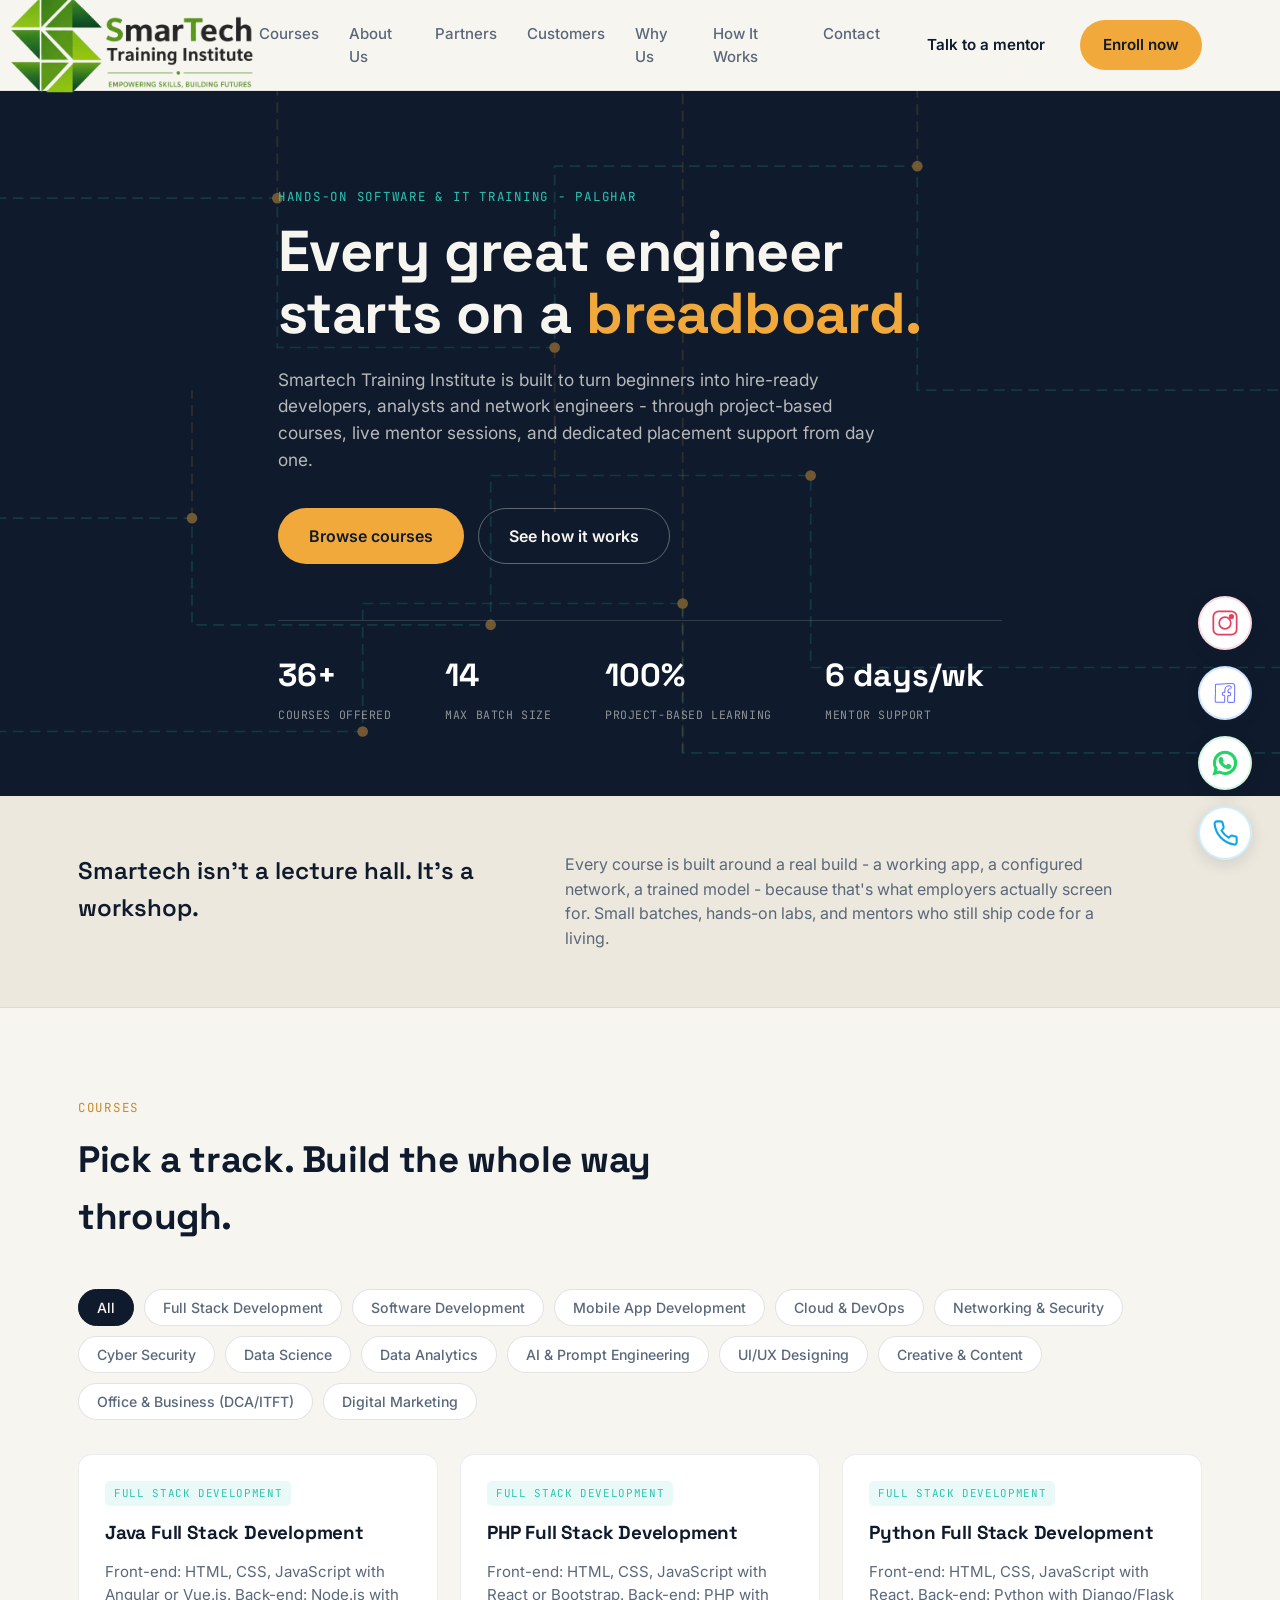
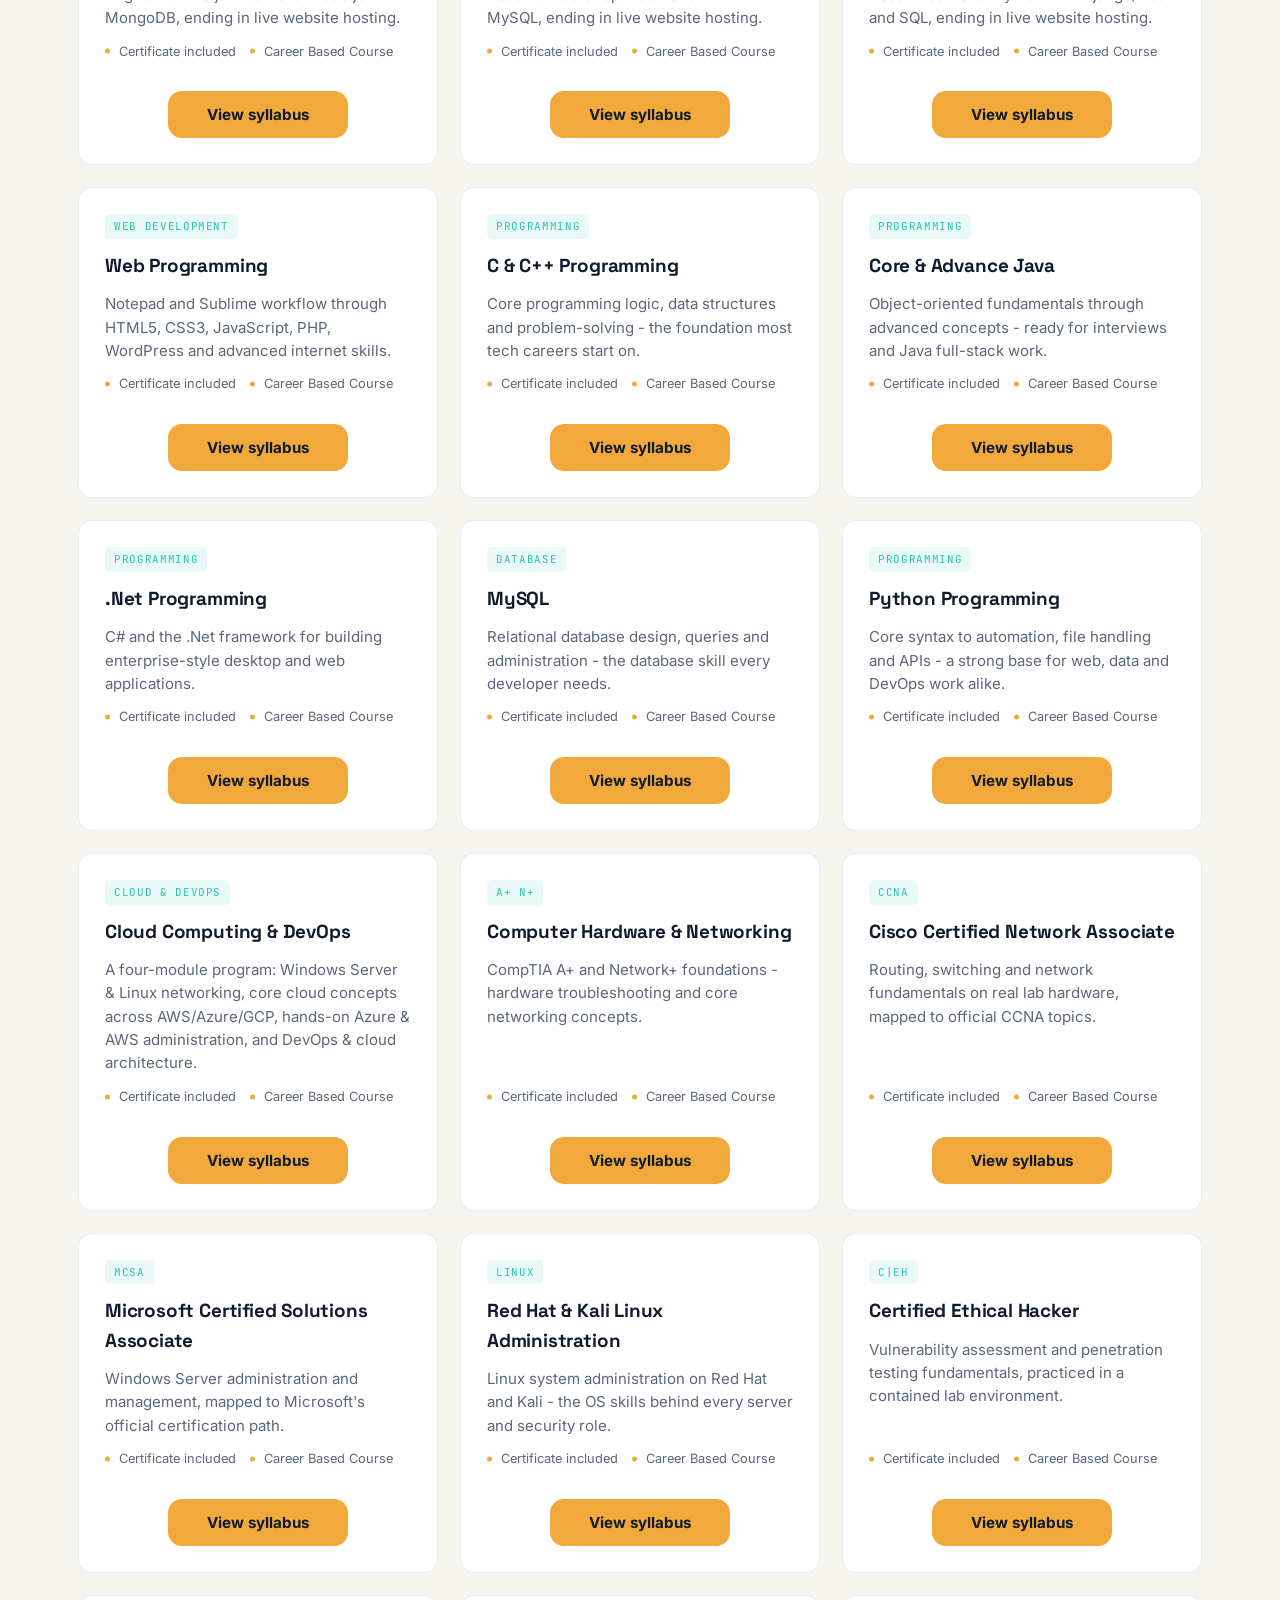
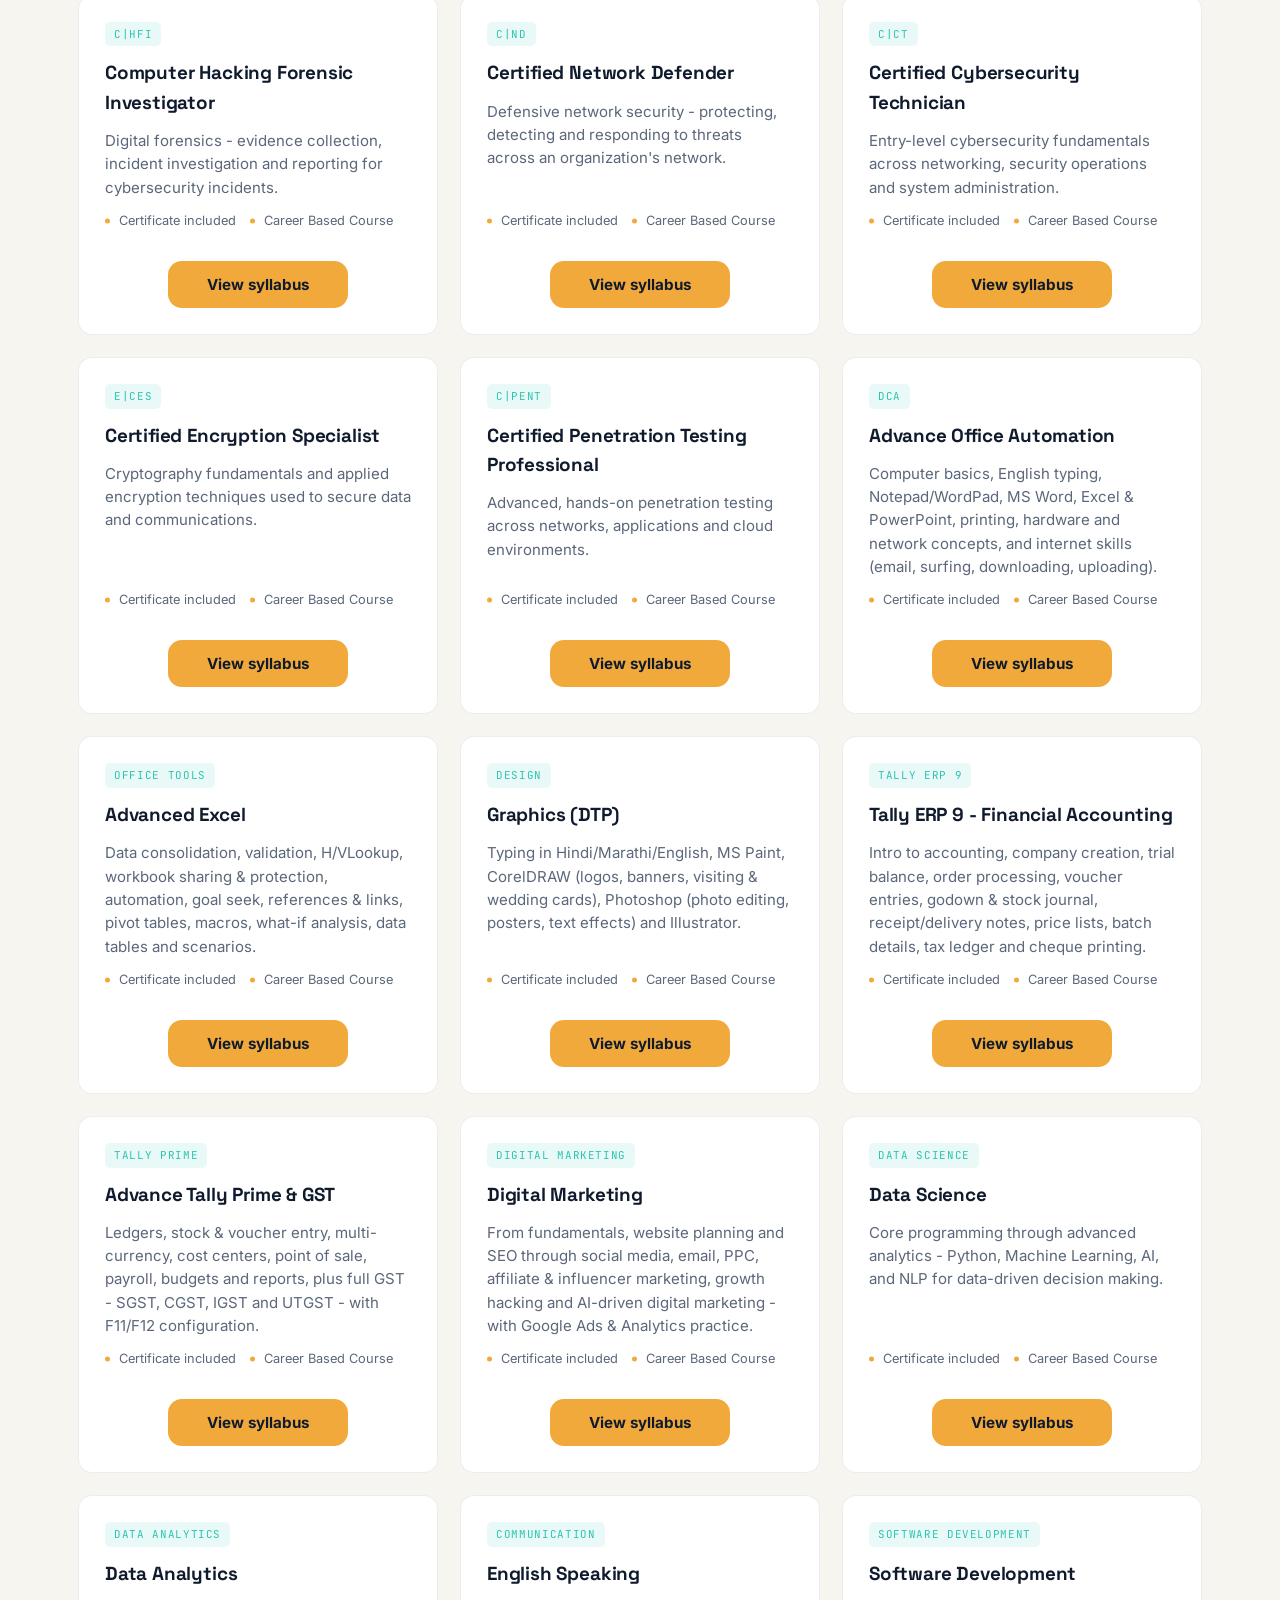
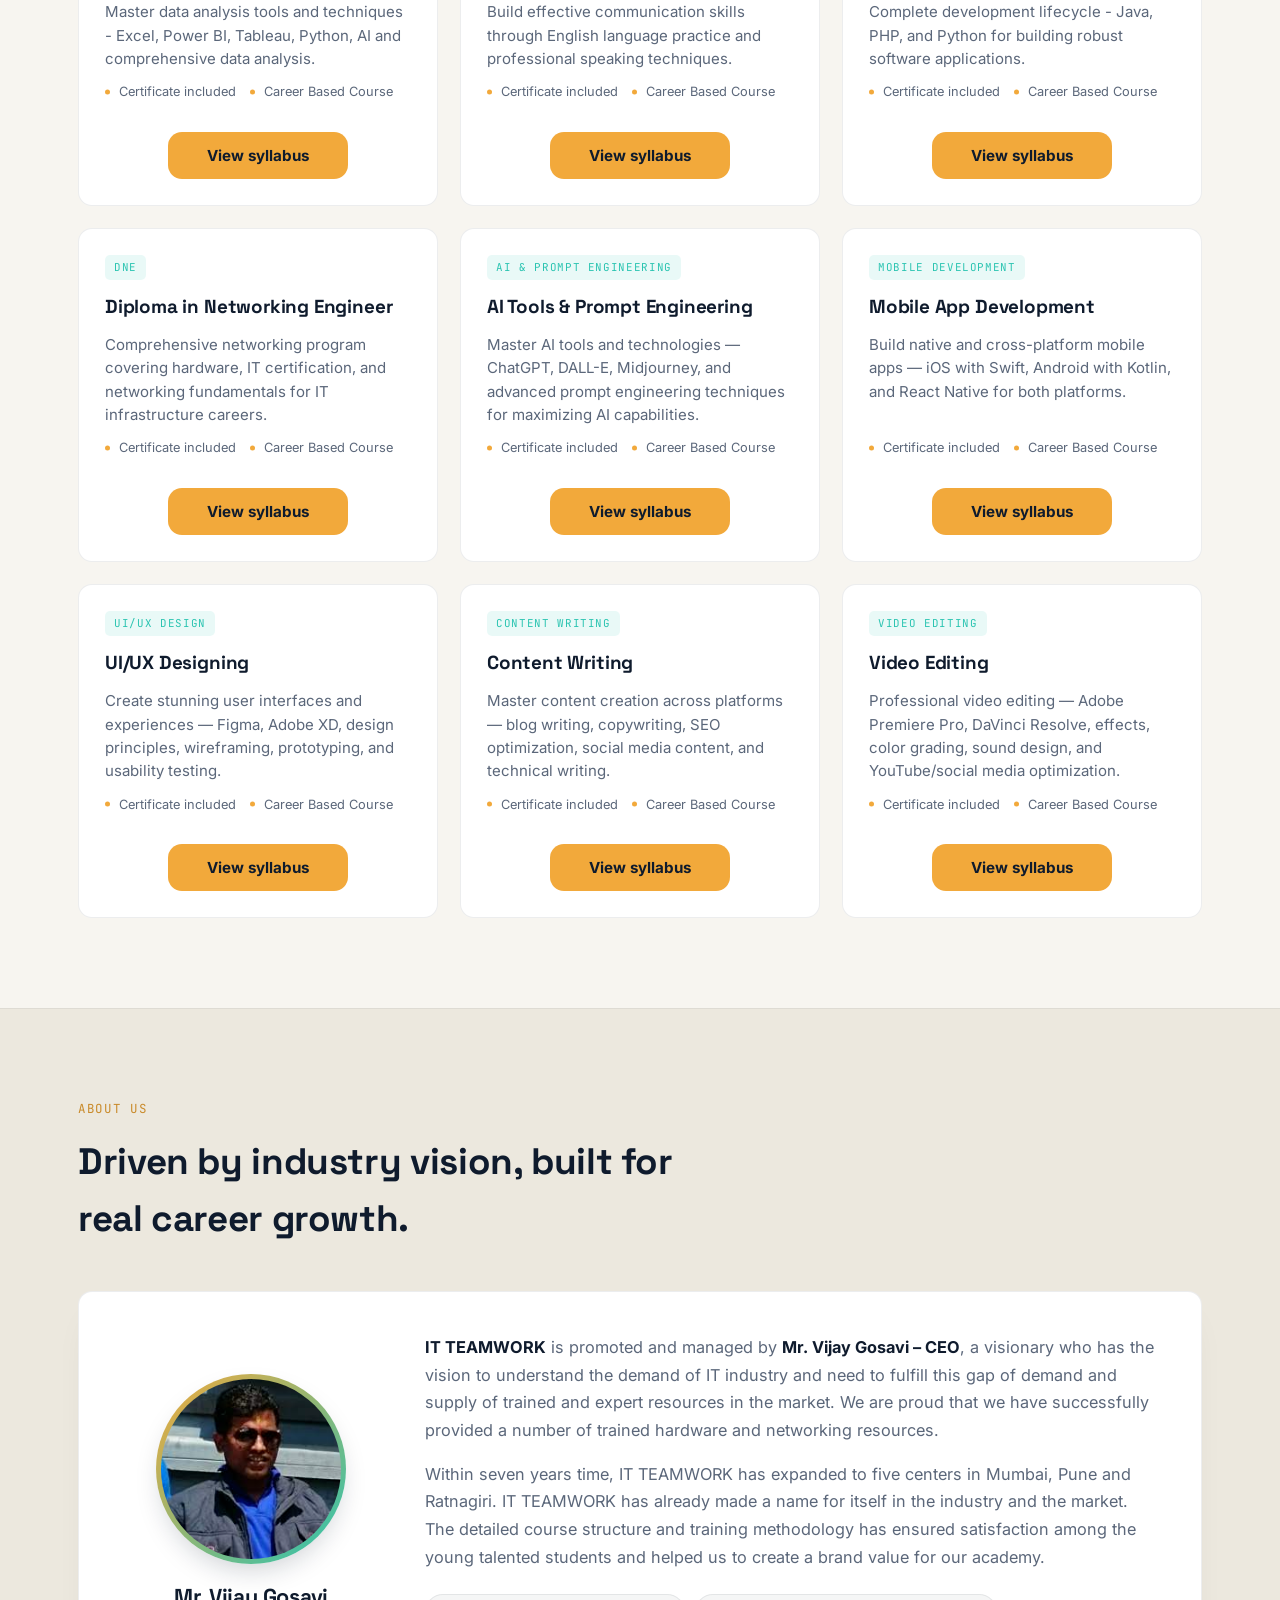
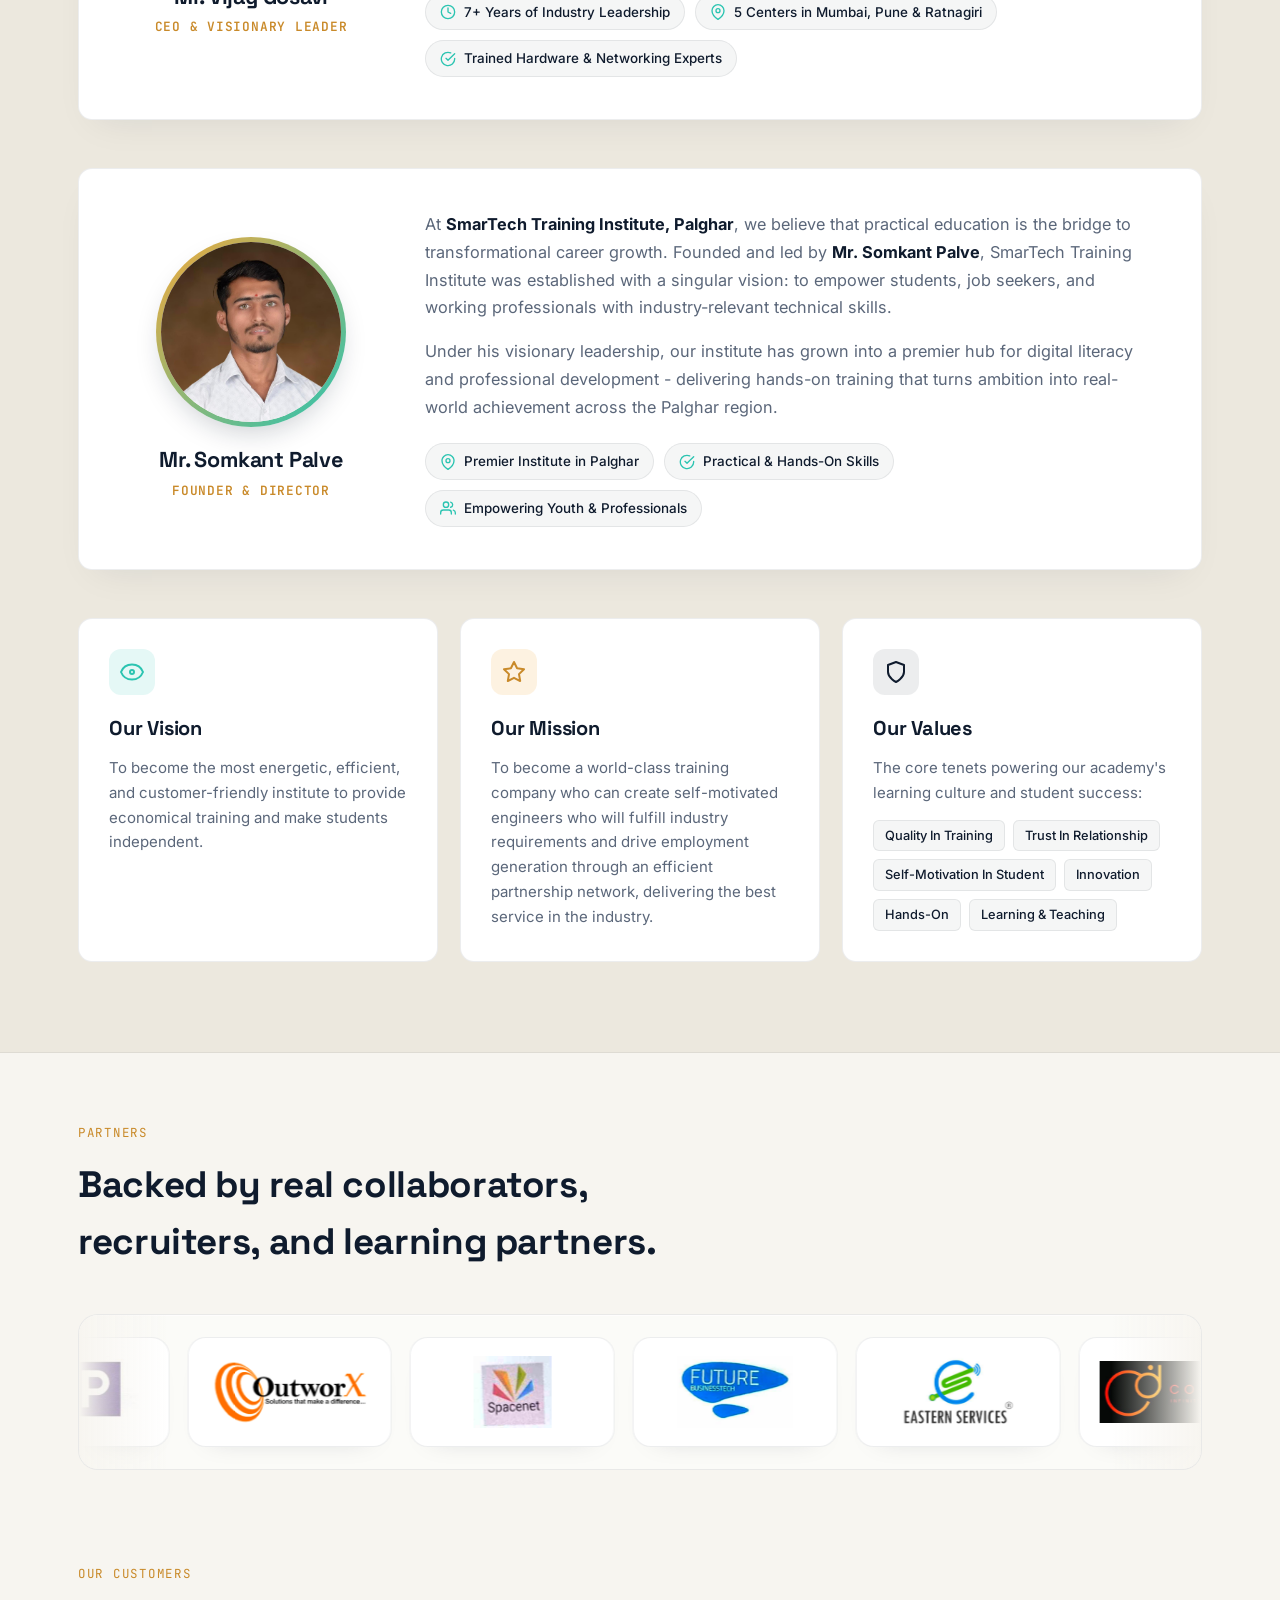
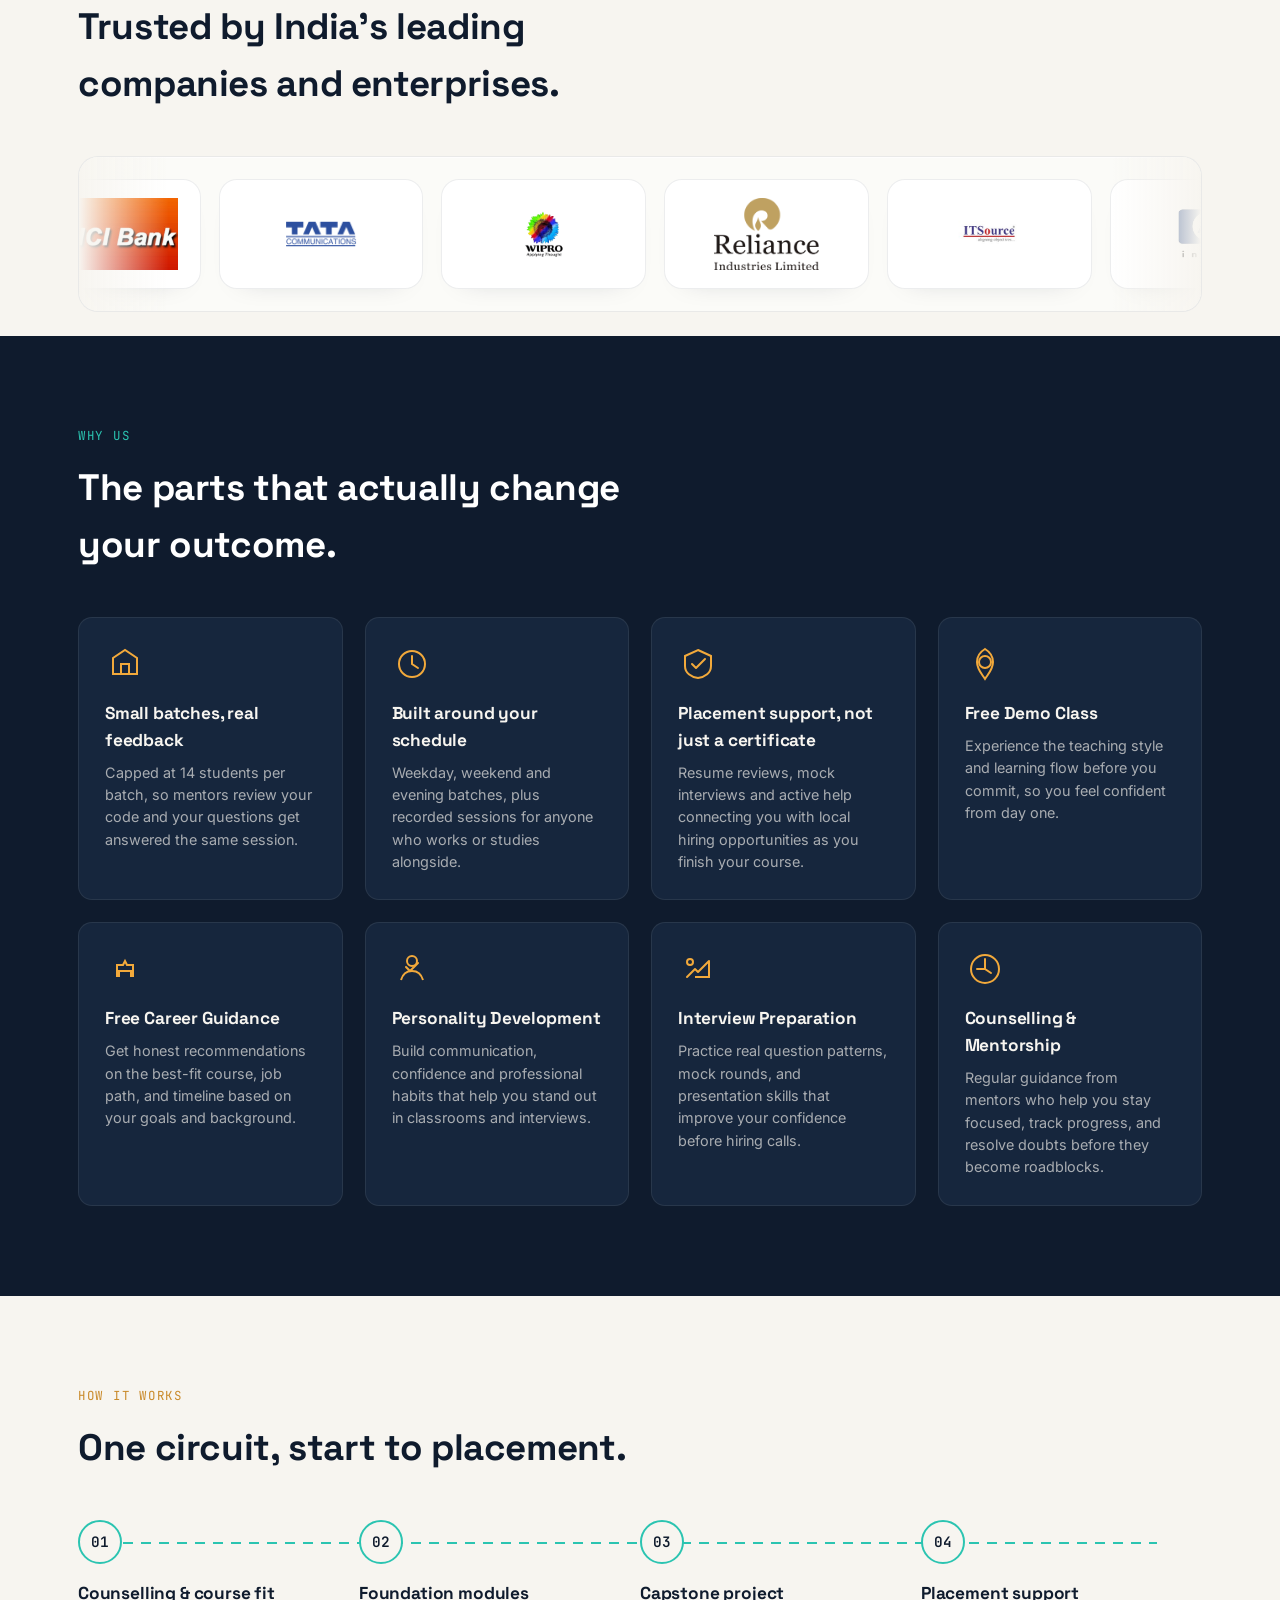
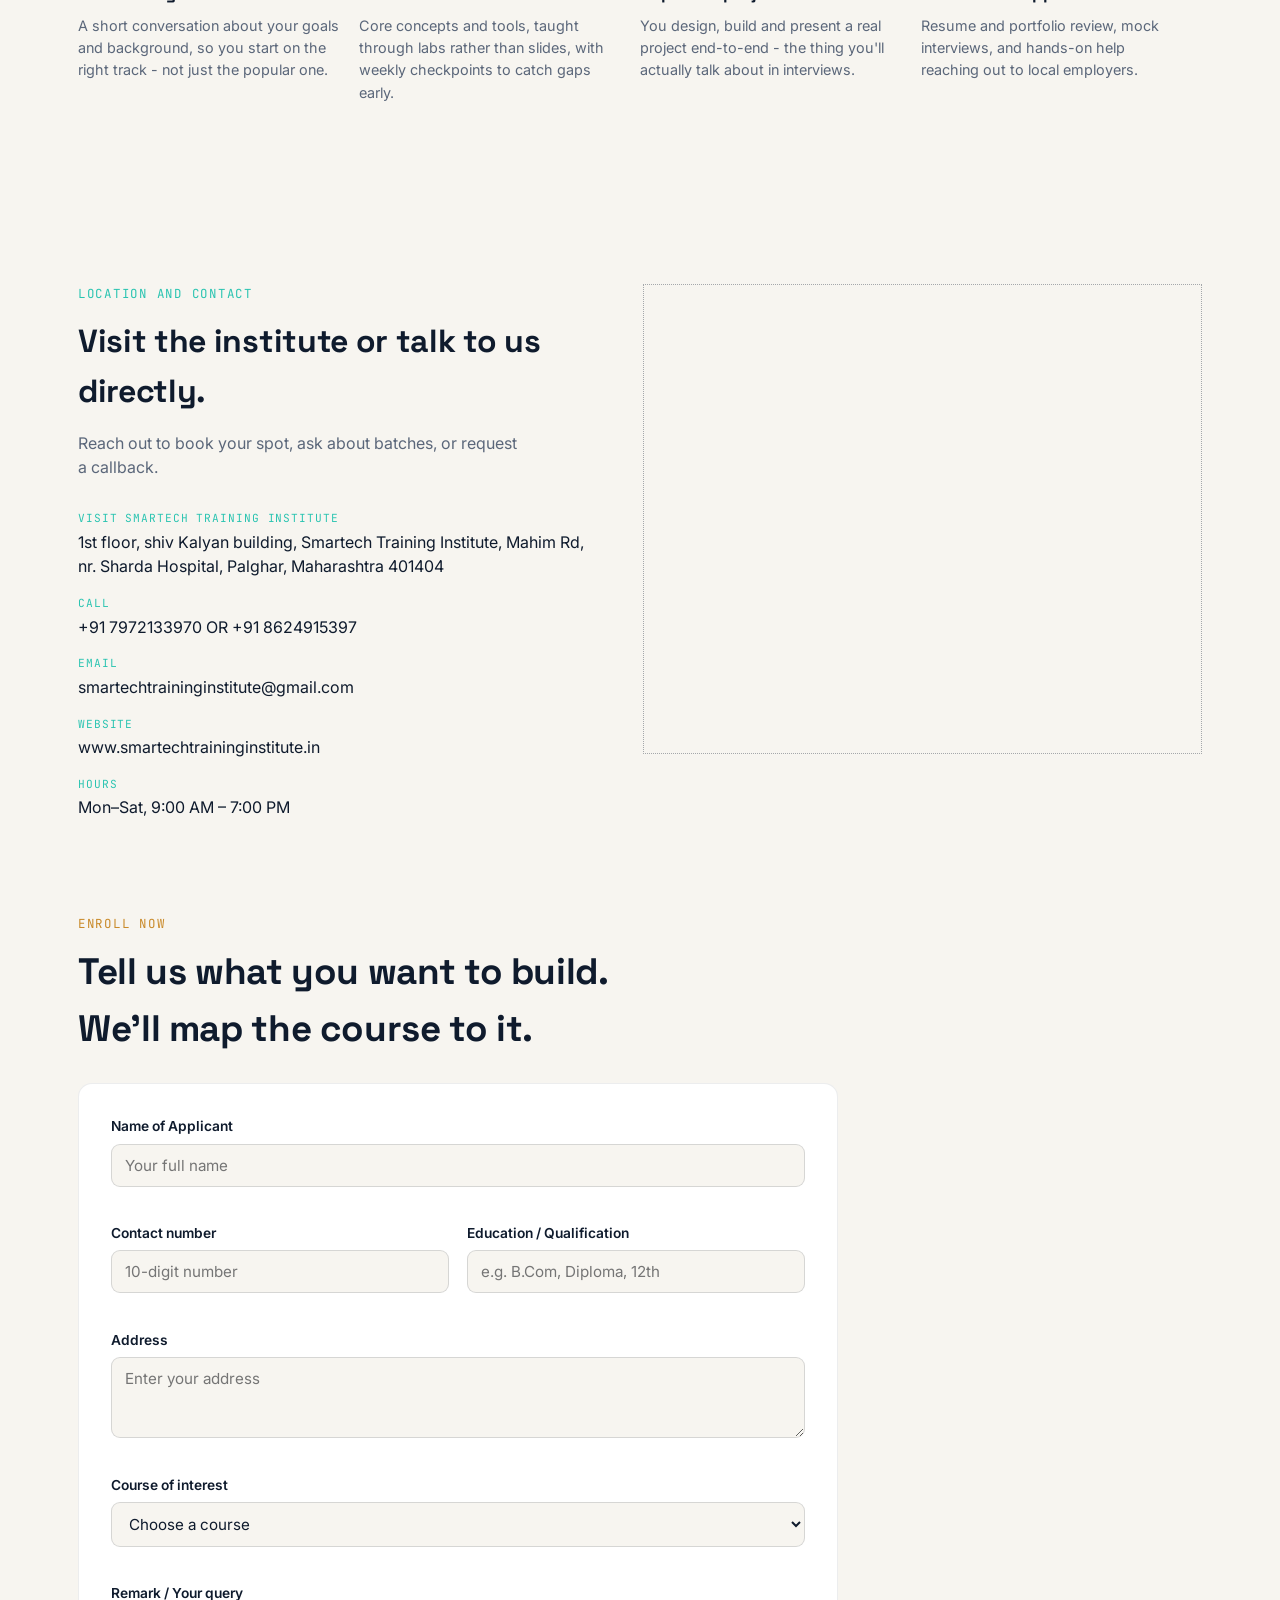
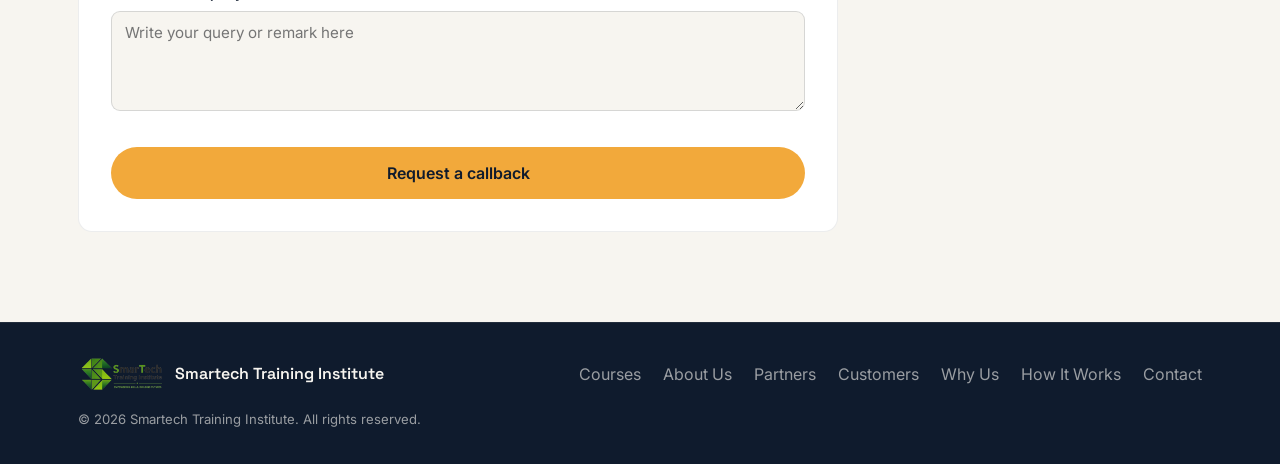
<file: index.html>
<!DOCTYPE html>
<html lang="en">
<head>
<meta charset="UTF-8">
<meta name="viewport" content="width=device-width, initial-scale=1.0">
<title>IT &amp; Software Training Institute in Palghar | Smartech</title>
<meta name="description" content="Smartech Training Institute in Palghar offers hands-on, job-oriented IT courses in full-stack development, Python, Java, data science, networking, cybersecurity, cloud and digital marketing.">
<meta name="keywords" content="IT training institute in Palghar, software training institute Palghar, computer institute in Palghar, IT classes in Palghar, courses near me, courses near me Palghar, computer courses Palghar, job oriented courses in Palghar, job oriented computer courses Palghar, job oriented computer courses near me, career oriented courses Palghar, skill development courses Palghar, courses on Sunday, Sunday courses Palghar, Sunday computer classes Palghar, weekend batches courses, weekend computer courses Palghar, weekend batches Palghar, full stack development course Palghar, Python course Palghar, Java course Palghar, data science course Palghar, networking course Palghar, cybersecurity course Palghar, cloud computing course Palghar, digital marketing course Palghar, professional software training Palghar">
<meta name="author" content="Smartech Training Institute">
<meta name="robots" content="index, follow, max-image-preview:large">
<meta name="googlebot" content="index, follow">
<meta name="theme-color" content="#0e2a35">
<link rel="canonical" href="https://smartechtraininginstitute.in/">
<link rel="alternate" hreflang="en-IN" href="https://smartechtraininginstitute.in/">
<meta property="og:type" content="website">
<meta property="og:site_name" content="Smartech Training Institute">
<meta property="og:title" content="IT &amp; Software Training Institute in Palghar | Smartech">
<meta property="og:description" content="Practical, project-based IT training in Palghar for software development, data, networking, cybersecurity, cloud and digital marketing careers.">
<meta property="og:url" content="https://smartechtraininginstitute.in/">
<meta property="og:image" content="https://smartechtraininginstitute.in/smartech%20logo.png">
<meta property="og:image:alt" content="Smartech Training Institute logo">
<meta property="og:locale" content="en_IN">
<meta name="twitter:card" content="summary">
<meta name="twitter:title" content="IT &amp; Software Training Institute in Palghar | Smartech">
<meta name="twitter:description" content="Practical, project-based IT training in Palghar for software development, data, networking, cybersecurity, cloud and digital marketing careers.">
<meta name="twitter:image" content="https://smartechtraininginstitute.in/smartech%20logo.png">
<script type="application/ld+json">
{
  "@context": "https://schema.org",
  "@type": ["EducationalOrganization", "LocalBusiness"],
  "@id": "https://smartechtraininginstitute.in/#organization",
  "name": "Smartech Training Institute",
  "url": "https://smartechtraininginstitute.in/",
  "logo": "https://smartechtraininginstitute.in/smartech%20logo.png",
  "image": "https://smartechtraininginstitute.in/smartech%20logo.png",
  "description": "Practical IT and software training institute in Palghar offering project-based career courses.",
  "email": "smartechtraininginstitute@gmail.com",
  "telephone": ["+91-7972133970", "+91-8624915397"],
  "address": {
    "@type": "PostalAddress",
    "streetAddress": "1st floor, Shiv Kalyan Building, Mahim Road, near Sharda Hospital",
    "addressLocality": "Palghar",
    "addressRegion": "Maharashtra",
    "postalCode": "401404",
    "addressCountry": "IN"
  },
  "areaServed": ["Palghar", "Mumbai", "Pune", "Ratnagiri"],
  "sameAs": [
    "https://www.instagram.com/smartechtraininginstitute",
    "https://www.facebook.com/profile.php?id=61592784340533"
  ]
}
</script>
<link rel="preconnect" href="https://fonts.googleapis.com">
<link rel="preconnect" href="https://fonts.gstatic.com" crossorigin>
<link href="https://fonts.googleapis.com/css2?family=Space+Grotesk:wght@400;500;600;700&family=Inter:wght@400;500;600;700&family=JetBrains+Mono:wght@400;500;600&display=swap" rel="stylesheet">
<link rel="stylesheet" href="style.css">
</head>
<body>

<!-- ============ HEADER ============ -->
<header class="site-header" id="siteHeader">
  <div class="wrap header-inner">
    <a href="#top" class="brand" aria-label="Smartech Training Institute - home">
      <img class="brand__logo-img" id="brandLogoImg" src="smartech logo.png" alt="Smartech Training Institute logo">
    </a>

    <nav class="main-nav" id="mainNav">
      <a href="#courses">Courses</a>
      <a href="#about">About Us</a>
      <a href="#partners">Partners</a>
      <a href="#customers">Customers</a>
      <a href="#why">Why Us</a>
      <a href="#path">How It Works</a>
      <a href="#contact">Contact</a>
      <a href="#enroll" class="btn btn--solid main-nav__cta">Enroll now</a>
    </nav>

    <div class="header-actions">
      <a href="#contact" class="btn btn--ghost hide-mobile">Talk to a mentor</a>
      <a href="#enroll" class="btn btn--solid hide-mobile">Enroll now</a>
      <button type="button" class="nav-toggle" id="navToggle" aria-label="Open menu" aria-expanded="false">
        <span></span><span></span><span></span>
      </button>
    </div>
  </div>
</header>

<main id="top">

  <!-- ============ HERO ============ -->
  <section class="hero" id="hero">
    <div class="hero__board" aria-hidden="true">
      <svg viewBox="0 0 1200 700" preserveAspectRatio="xMidYMid slice">
        <g class="trace-group">
          <path class="trace" d="M-20 120 H260 V260 H520 V90 H860 V300 H1220" />
          <path class="trace" d="M-20 420 H180 V520 H460 V380 H760 V560 H1220" />
          <path class="trace" d="M-20 620 H340 V500 H640 V640 H1220" />
          <path class="trace trace--v" d="M260 120 V-20 M520 260 V420 M860 90 V-20 M180 420 V300 M640 640 V-20" />
        </g>
        <g class="node-group">
          <circle class="node" cx="260" cy="120" r="5"/>
          <circle class="node" cx="520" cy="260" r="5"/>
          <circle class="node" cx="860" cy="90" r="5"/>
          <circle class="node" cx="180" cy="420" r="5"/>
          <circle class="node" cx="460" cy="520" r="5"/>
          <circle class="node" cx="760" cy="380" r="5"/>
          <circle class="node" cx="340" cy="620" r="5"/>
          <circle class="node" cx="640" cy="500" r="5"/>
        </g>
      </svg>
    </div>

    <div class="wrap hero__inner">
      <p class="eyebrow">Hands-on software &amp; IT training - Palghar</p>
      <h1 class="hero__title">Every great engineer<br> starts on a <span>breadboard.</span></h1>
      <p class="hero__sub">Smartech Training Institute is built to turn beginners into hire-ready developers, analysts and network engineers - through project-based courses, live mentor sessions, and dedicated placement support from day one.</p>

      <div class="hero__cta-row">
        <a href="#courses" class="btn btn--solid btn--lg">Browse courses</a>
        <a href="#path" class="btn btn--outline btn--lg">See how it works</a>
      </div>

      <div class="hero__stats">
        <div class="stat">
          <span class="stat__num" id="statCoursesCount" data-count="26" data-suffix="+">0</span>
          <span class="stat__label">Courses offered</span>
        </div>
        <div class="stat">
          <span class="stat__num" data-count="14">0</span>
          <span class="stat__label">Max batch size</span>
        </div>
        <div class="stat">
          <span class="stat__num" data-count="100" data-suffix="%">0</span>
          <span class="stat__label">Project-based learning</span>
        </div>
        <div class="stat">
          <span class="stat__num" data-count="6" data-suffix=" days/wk">0</span>
          <span class="stat__label">Mentor support</span>
        </div>
      </div>
    </div>
  </section>

  <!-- ============ ABOUT STRIP ============ -->
  <section class="about-strip">
    <div class="wrap about-strip__inner">
      <p class="about-strip__lead">Smartech isn't a lecture hall. It's a workshop.</p>
      <p class="about-strip__body">Every course is built around a real build - a working app, a configured network, a trained model - because that's what employers actually screen for. Small batches, hands-on labs, and mentors who still ship code for a living.</p>
    </div>
  </section>

  <!-- ============ COURSES ============ -->
  <section class="courses" id="courses">
    <div class="wrap">
      <div class="section-head">
        <p class="eyebrow eyebrow--dark">Courses</p>
        <h2>Pick a track. Build the whole way through.</h2>
      </div>

      <div class="course-filter" id="courseFilter"></div>

      <div class="course-grid" id="courseGrid"></div>
    </div>
  </section>

  <!-- ============ COURSE DETAIL MODAL ============ -->
  <div class="course-modal" id="courseModal" aria-hidden="true">
    <div class="course-modal__backdrop" id="courseModalBackdrop"></div>
    <div class="course-modal__panel" role="dialog" aria-modal="true" aria-labelledby="courseModalTitle">
      <button class="course-modal__close" id="courseModalClose" aria-label="Close syllabus">&times;</button>
      <div class="course-modal__head">
        <span class="course-card__tag" id="courseModalTag"></span>
        <span class="course-card__level" id="courseModalLevel"></span>
      </div>
      <h3 id="courseModalTitle"></h3>
      <p class="course-modal__summary" id="courseModalSummary"></p>
      <div class="course-modal__syllabus" id="courseModalSyllabus"></div>
      <div class="course-modal__nav">
        <button class="course-modal__nav-btn" id="courseModalPrev" type="button">
          <span aria-hidden="true">←</span> Previous
        </button>
        <button class="course-modal__nav-btn" id="courseModalNext" type="button">
          Next <span aria-hidden="true">→</span>
        </button>
      </div>
      <!-- <a href="#enroll" class="btn btn--solid btn--lg course-modal__cta" id="courseModalCta">Enroll in this course</a> -->
    </div>
  </div>

  <!-- ============ ABOUT US ============ -->
  <section class="about-us" id="about">
    <div class="wrap">
      <div class="section-head">
        <p class="eyebrow eyebrow--dark">About Us</p>
        <h2>Driven by industry vision, built for real career growth.</h2>
      </div>

      <!-- Leader & Company Highlight Card - Vijay Gosavi -->
      <div class="about-us__leader-card">
        <div class="about-us__leader-media">
          <div class="about-us__leader-avatar-wrap">
            <img src="vijay.png" alt="Mr. Vijay Gosavi – CEO" class="about-us__leader-img" loading="lazy">
          </div>
          <h3 class="about-us__leader-name">Mr. Vijay Gosavi</h3>
          <span class="about-us__leader-role">CEO &amp; Visionary Leader</span>
        </div>

        <div class="about-us__leader-content">
          <p>
            <strong>IT TEAMWORK</strong> is promoted and managed by <strong>Mr. Vijay Gosavi – CEO</strong>, a visionary who has the vision to understand the demand of IT industry and need to fulfill this gap of demand and supply of trained and expert resources in the market. We are proud that we have successfully provided a number of trained hardware and networking resources.
          </p>
          <p>
            Within seven years time, IT TEAMWORK has expanded to five centers in Mumbai, Pune and Ratnagiri. IT TEAMWORK has already made a name for itself in the industry and the market. The detailed course structure and training methodology has ensured satisfaction among the young talented students and helped us to create a brand value for our academy.
          </p>
          <div class="about-us__badges">
            <div class="about-us__badge">
              <svg viewBox="0 0 24 24" fill="none" stroke="currentColor" stroke-width="2" stroke-linecap="round" stroke-linejoin="round" aria-hidden="true"><circle cx="12" cy="12" r="10"></circle><polyline points="12 6 12 12 16 14"></polyline></svg>
              <span>7+ Years of Industry Leadership</span>
            </div>
            <div class="about-us__badge">
              <svg viewBox="0 0 24 24" fill="none" stroke="currentColor" stroke-width="2" stroke-linecap="round" stroke-linejoin="round" aria-hidden="true"><path d="M21 10c0 7-9 13-9 13s-9-6-9-13a9 9 0 0 1 18 0z"></path><circle cx="12" cy="10" r="3"></circle></svg>
              <span>5 Centers in Mumbai, Pune &amp; Ratnagiri</span>
            </div>
            <div class="about-us__badge">
              <svg viewBox="0 0 24 24" fill="none" stroke="currentColor" stroke-width="2" stroke-linecap="round" stroke-linejoin="round" aria-hidden="true"><path d="M22 11.08V12a10 10 0 1 1-5.93-9.14"></path><polyline points="22 4 12 14.01 9 11.01"></polyline></svg>
              <span>Trained Hardware &amp; Networking Experts</span>
            </div>
          </div>
        </div>
      </div>

      <!-- Leader Highlight Card - Somkant Palve -->
      <div class="about-us__leader-card">
        <div class="about-us__leader-media">
          <div class="about-us__leader-avatar-wrap">
            <img src="somnath.png" alt="Mr. Somkant Palve – Founder &amp; Director" class="about-us__leader-img" style="object-position: center 15%;" loading="lazy">
          </div>
          <h3 class="about-us__leader-name">Mr. Somkant Palve</h3>
          <span class="about-us__leader-role">Founder &amp; Director</span>
        </div>

        <div class="about-us__leader-content">
          <p>
            At <strong>SmarTech Training Institute, Palghar</strong>, we believe that practical education is the bridge to transformational career growth. Founded and led by <strong>Mr. Somkant Palve</strong>, SmarTech Training Institute was established with a singular vision: to empower students, job seekers, and working professionals with industry-relevant technical skills.
          </p>
          <p>
            Under his visionary leadership, our institute has grown into a premier hub for digital literacy and professional development - delivering hands-on training that turns ambition into real-world achievement across the Palghar region.
          </p>
          <div class="about-us__badges">
            <div class="about-us__badge">
              <svg viewBox="0 0 24 24" fill="none" stroke="currentColor" stroke-width="2" stroke-linecap="round" stroke-linejoin="round" aria-hidden="true"><path d="M21 10c0 7-9 13-9 13s-9-6-9-13a9 9 0 0 1 18 0z"></path><circle cx="12" cy="10" r="3"></circle></svg>
              <span>Premier Institute in Palghar</span>
            </div>
            <div class="about-us__badge">
              <svg viewBox="0 0 24 24" fill="none" stroke="currentColor" stroke-width="2" stroke-linecap="round" stroke-linejoin="round" aria-hidden="true"><path d="M22 11.08V12a10 10 0 1 1-5.93-9.14"></path><polyline points="22 4 12 14.01 9 11.01"></polyline></svg>
              <span>Practical &amp; Hands-On Skills</span>
            </div>
            <div class="about-us__badge">
              <svg viewBox="0 0 24 24" fill="none" stroke="currentColor" stroke-width="2" stroke-linecap="round" stroke-linejoin="round" aria-hidden="true"><path d="M17 21v-2a4 4 0 0 0-4-4H5a4 4 0 0 0-4 4v2"></path><circle cx="9" cy="7" r="4"></circle><path d="M23 21v-2a4 4 0 0 0-3-3.87"></path><path d="M16 3.13a4 4 0 0 1 0 7.75"></path></svg>
              <span>Empowering Youth &amp; Professionals</span>
            </div>
          </div>
        </div>
      </div>

      <!-- Triad: Vision, Mission, Values -->
      <div class="about-us__triad">
        <div class="about-card about-card--vision">
          <div class="about-card__icon" aria-hidden="true">
            <svg viewBox="0 0 24 24" fill="none" stroke="currentColor" stroke-width="2" stroke-linecap="round" stroke-linejoin="round">
              <circle cx="12" cy="12" r="2"></circle>
              <path d="M12 4.5C7 4.5 2.73 7.61 1 12c1.73 4.39 6 7.5 11 7.5s9.27-3.11 11-7.5c-1.73-4.39-6-7.5-11-7.5z"></path>
            </svg>
          </div>
          <h3>Our Vision</h3>
          <p>To become the most energetic, efficient, and customer-friendly institute to provide economical training and make students independent.</p>
        </div>

        <div class="about-card about-card--mission">
          <div class="about-card__icon" aria-hidden="true">
            <svg viewBox="0 0 24 24" fill="none" stroke="currentColor" stroke-width="2" stroke-linecap="round" stroke-linejoin="round">
              <polygon points="12 2 15.09 8.26 22 9.27 17 14.14 18.18 21.02 12 17.77 5.82 21.02 7 14.14 2 9.27 8.91 8.26 12 2"></polygon>
            </svg>
          </div>
          <h3>Our Mission</h3>
          <p>To become a world-class training company who can create self-motivated engineers who will fulfill industry requirements and drive employment generation through an efficient partnership network, delivering the best service in the industry.</p>
        </div>

        <div class="about-card about-card--values">
          <div class="about-card__icon" aria-hidden="true">
            <svg viewBox="0 0 24 24" fill="none" stroke="currentColor" stroke-width="2" stroke-linecap="round" stroke-linejoin="round">
              <path d="M12 22s8-4 8-10V5l-8-3-8 3v7c0 6 8 10 8 10z"></path>
            </svg>
          </div>
          <h3>Our Values</h3>
          <p>The core tenets powering our academy's learning culture and student success:</p>
          <div class="about-card__tags">
            <span class="about-card__tag">Quality In Training</span>
            <span class="about-card__tag">Trust In Relationship</span>
            <span class="about-card__tag">Self-Motivation In Student</span>
            <span class="about-card__tag">Innovation</span>
            <span class="about-card__tag">Hands-On</span>
            <span class="about-card__tag">Learning &amp; Teaching</span>
          </div>
        </div>
      </div>

    </div>
  </section>

  <!-- ============ PARTNERS ============ -->
  <section class="partners" id="partners">
    <div class="wrap">
      <div class="section-head">
        <p class="eyebrow eyebrow--dark">Partners</p>
        <h2>Backed by real collaborators, recruiters, and learning partners.</h2>
      </div>
      <div class="partners__shell">
        <div class="partners__track" id="partnersTrack" aria-label="Partner logo carousel"></div>
      </div>
    </div>
  </section>

  <!-- ============ OUR CUSTOMERS ============ -->
  <section class="customers-section" id="customers">
    <div class="wrap">
      <div class="section-head">
        <p class="eyebrow eyebrow--dark">Our Customers</p>
        <h2>Trusted by India's leading companies and enterprises.</h2>
      </div>
      <div class="customers__shell">
        <div class="customers__track" id="customersTrack" aria-label="Customer logo carousel"></div>
      </div>
    </div>
  </section>

  <!-- ============ WHY US ============ -->
  <section class="why" id="why">
    <div class="wrap">
      <div class="section-head section-head--light">
        <p class="eyebrow">Why Us</p>
        <h2>The parts that actually change your outcome.</h2>
      </div>

      <div class="why-grid">
        <div class="why-card">
          <div class="why-card__icon" aria-hidden="true">
            <svg viewBox="0 0 40 40"><path d="M8 30 L8 14 L20 6 L32 14 L32 30 Z" fill="none" stroke="currentColor" stroke-width="2"/><path d="M16 30 V20 H24 V30" fill="none" stroke="currentColor" stroke-width="2"/></svg>
          </div>
          <h3>Small batches, real feedback</h3>
          <p>Capped at 14 students per batch, so mentors review your code and your questions get answered the same session.</p>
        </div>
        <div class="why-card">
          <div class="why-card__icon" aria-hidden="true">
            <svg viewBox="0 0 40 40"><circle cx="20" cy="20" r="13" fill="none" stroke="currentColor" stroke-width="2"/><path d="M20 12 V20 L26 24" fill="none" stroke="currentColor" stroke-width="2" stroke-linecap="round"/></svg>
          </div>
          <h3>Built around your schedule</h3>
          <p>Weekday, weekend and evening batches, plus recorded sessions for anyone who works or studies alongside.</p>
        </div>
        <div class="why-card">
          <div class="why-card__icon" aria-hidden="true">
            <svg viewBox="0 0 40 40"><path d="M20 6 L33 12 V22 C33 29 27 33 20 34 C13 33 7 29 7 22 V12 Z" fill="none" stroke="currentColor" stroke-width="2"/><path d="M14 20 L18 24 L27 15" fill="none" stroke="currentColor" stroke-width="2" stroke-linecap="round" stroke-linejoin="round"/></svg>
          </div>
          <h3>Placement support, not just a certificate</h3>
          <p>Resume reviews, mock interviews and active help connecting you with local hiring opportunities as you finish your course.</p>
        </div>

        <div class="why-card">
          <div class="why-card__icon" aria-hidden="true">
            <svg viewBox="0 0 40 40"><path d="M20 5 C15 8, 12 12, 12 18 C12 25, 16 29, 20 35 C24 29, 28 25, 28 18 C28 12, 25 8, 20 5 Z" fill="none" stroke="currentColor" stroke-width="2"/><circle cx="20" cy="18" r="6" fill="none" stroke="currentColor" stroke-width="2"/></svg>
          </div>
          <h3>Free Demo Class</h3>
          <p>Experience the teaching style and learning flow before you commit, so you feel confident from day one.</p>
        </div>
        <div class="why-card">
          <div class="why-card__icon" aria-hidden="true">
            <svg viewBox="0 0 40 40"><path d="M12 28 V16 H18 L20 12 L22 16 H28 V28" fill="none" stroke="currentColor" stroke-width="2"/><path d="M14 28 V22 H26 V28" fill="none" stroke="currentColor" stroke-width="2"/></svg>
          </div>
          <h3>Free Career Guidance</h3>
          <p>Get honest recommendations on the best-fit course, job path, and timeline based on your goals and background.</p>
        </div>
        <div class="why-card">
          <div class="why-card__icon" aria-hidden="true">
            <svg viewBox="0 0 40 40"><circle cx="20" cy="12" r="5" fill="none" stroke="currentColor" stroke-width="2"/><path d="M9 31 C11 24, 15 22, 20 22 C25 22, 29 24, 31 31" fill="none" stroke="currentColor" stroke-width="2"/><path d="M14 18 L18 22 L26 14" fill="none" stroke="currentColor" stroke-width="2" stroke-linecap="round" stroke-linejoin="round"/></svg>
          </div>
          <h3>Personality Development</h3>
          <p>Build communication, confidence and professional habits that help you stand out in classrooms and interviews.</p>
        </div>
        <div class="why-card">
          <div class="why-card__icon" aria-hidden="true">
            <svg viewBox="0 0 40 40"><path d="M9 28 L17 20 L20 23 L31 12" fill="none" stroke="currentColor" stroke-width="2" stroke-linecap="round" stroke-linejoin="round"/><path d="M17 28 H31 V12" fill="none" stroke="currentColor" stroke-width="2"/><circle cx="12" cy="13" r="3" fill="none" stroke="currentColor" stroke-width="2"/></svg>
          </div>
          <h3>Interview Preparation</h3>
          <p>Practice real question patterns, mock rounds, and presentation skills that improve your confidence before hiring calls.</p>
        </div>
        <div class="why-card">
          <div class="why-card__icon" aria-hidden="true">
            <svg viewBox="0 0 40 40"><path d="M20 6 A14 14 0 1 1 20 34 A14 14 0 1 1 20 6 Z" fill="none" stroke="currentColor" stroke-width="2"/><path d="M20 10 V20 L26 24" fill="none" stroke="currentColor" stroke-width="2" stroke-linecap="round"/><path d="M12 20 H20" fill="none" stroke="currentColor" stroke-width="2" stroke-linecap="round"/></svg>
          </div>
          <h3>Counselling &amp; Mentorship</h3>
          <p>Regular guidance from mentors who help you stay focused, track progress, and resolve doubts before they become roadblocks.</p>
        </div>
      </div>
    </div>
  </section>

  <!-- ============ HOW IT WORKS / PATH ============ -->
  <section class="path" id="path">
    <div class="wrap">
      <div class="section-head">
        <p class="eyebrow eyebrow--dark">How it works</p>
        <h2>One circuit, start to placement.</h2>
      </div>

      <div class="path-track">
        <div class="path-step">
          <span class="path-step__marker">01</span>
          <h3>Counselling &amp; course fit</h3>
          <p>A short conversation about your goals and background, so you start on the right track - not just the popular one.</p>
        </div>
        <div class="path-step">
          <span class="path-step__marker">02</span>
          <h3>Foundation modules</h3>
          <p>Core concepts and tools, taught through labs rather than slides, with weekly checkpoints to catch gaps early.</p>
        </div>
        <div class="path-step">
          <span class="path-step__marker">03</span>
          <h3>Capstone project</h3>
          <p>You design, build and present a real project end-to-end - the thing you'll actually talk about in interviews.</p>
        </div>
        <div class="path-step">
          <span class="path-step__marker">04</span>
          <h3>Placement support</h3>
          <p>Resume and portfolio review, mock interviews, and hands-on help reaching out to local employers.</p>
        </div>
      </div>
    </div>
  </section>

  <!-- ============ CONTACT ============ -->
  <section class="contact-section" id="contact">
    <div class="wrap contact-section__grid">
      <div class="contact-section__info">
        <p class="eyebrow">Location and Contact</p>
        <h2>Visit the institute or talk to us directly.</h2>
        <p class="contact-section__sub">Reach out to book your spot, ask about batches, or request a callback.</p>

        <ul class="contact-list">
          <li>
            <span class="contact-list__label">Visit Smartech Training Institute</span>
            <span>1st floor, shiv Kalyan building, Smartech Training Institute, Mahim Rd, nr. Sharda Hospital, Palghar, Maharashtra 401404</span>
          </li>
          <li>
            <span class="contact-list__label">Call</span>
            <span><a href="tel:+917972133970">+91 7972133970</a> OR <a href="tel:+918624915397">+91 8624915397</a></span>
          </li>
          <li>
            <span class="contact-list__label">Email</span>
            <span><a href="mailto:smartechtraininginstitute@gmail.com">smartechtraininginstitute@gmail.com</a></span>
          </li>
          <li>
            <span class="contact-list__label">Website</span>
            <span><a href="https://www.smartechtraininginstitute.in" target="_blank" rel="noopener noreferrer">www.smartechtraininginstitute.in</a></span>
          </li>
          <li>
            <span class="contact-list__label">Hours</span>
            <span>Mon–Sat, 9:00 AM – 7:00 PM</span>
          </li>
        </ul>
      </div>

      <div class="map-embed">
        <iframe src="https://www.google.com/maps/embed?pb=!1m18!1m12!1m3!1d3756.4104710236434!2d72.76730189999999!3d19.6951411!2m3!1f0!2f0!3f0!3m2!1i1024!2i768!4f13.1!3m3!1m2!1s0x3be71da04be0be67%3A0xef87d40f056ff29!2sSmartech%20Training%20Institute!5e0!3m2!1sen!2sin!4v1787222248745!5m2!1sen!2sin" width="600" height="450" style="border:0;" allowfullscreen="" loading="lazy" referrerpolicy="strict-origin-when-cross-origin"></iframe>
      </div>
    </div>
  </section>

  <!-- ============ ENROLL ============ -->
  <section class="enroll" id="enroll">
    <div class="wrap">
      <div class="section-head section-head--center">
        <p class="eyebrow eyebrow--dark">Enroll now</p>
        <h2>Tell us what you want to build. We'll map the course to it.</h2>
      </div>

      <form class="enroll-form" id="enrollForm" action="https://formsubmit.co/smartechtraininginstitute@gmail.com" method="POST" novalidate>
        <div class="form-row">
          <label for="fullName">Name of Applicant</label>
          <input type="text" id="fullName" name="fullName" placeholder="Your full name" required>
          <span class="form-error" data-error-for="fullName"></span>
        </div>

        <div class="form-row form-row--split">
          <div>
            <label for="phone">Contact number</label>
            <input type="tel" id="phone" name="phone" placeholder="10-digit number" required>
            <span class="form-error" data-error-for="phone"></span>
          </div>
          <div>
            <label for="qualification">Education / Qualification</label>
            <input type="text" id="qualification" name="qualification" placeholder="e.g. B.Com, Diploma, 12th" required>
            <span class="form-error" data-error-for="qualification"></span>
          </div>
        </div>

        <div class="form-row">
          <label for="address">Address</label>
          <textarea id="address" name="address" rows="3" placeholder="Enter your address" required></textarea>
          <span class="form-error" data-error-for="address"></span>
        </div>

        <div class="form-row">
          <label for="course">Course of interest</label>
          <select id="course" name="course" required>
            <option value="" disabled selected>Choose a course</option>
          </select>
          <span class="form-error" data-error-for="course"></span>
        </div>

        <div class="form-row">
          <label for="message">Remark / Your query</label>
          <textarea id="message" name="message" rows="4" placeholder="Write your query or remark here" required></textarea>
          <span class="form-error" data-error-for="message"></span>
        </div>

        <input type="hidden" name="_captcha" value="false">
        <input type="hidden" name="_template" value="table">
        <input type="hidden" name="_subject" value="New Enrollment Inquiry - Smartech Training Institute">

        <button type="submit" class="btn btn--solid btn--lg btn--full">Request a callback</button>
        <p class="form-success" id="formSuccess" role="status" aria-live="polite" hidden>You're on the list - a counsellor will call you within one working day.</p>
      </form>
    </div>
  </section>

</main>


<!-- ============ FOOTER ============ -->
<footer class="site-footer">
  <div class="wrap footer-inner">
    <div class="footer-brand">
      <img class="footer-brand__logo" src="smartech logo.png" alt="Smartech Training Institute logo">
      <span>Smartech Training Institute</span>
    </div>
    <nav class="footer-nav">
      <a href="#courses">Courses</a>
      <a href="#about">About Us</a>
      <a href="#partners">Partners</a>
      <a href="#customers">Customers</a>
      <a href="#why">Why Us</a>
      <a href="#path">How It Works</a>
      <a href="#contact">Contact</a>
    </nav>
    <p class="footer-copy">© <span id="year"></span> Smartech Training Institute. All rights reserved.</p>
  </div>
</footer>

<!-- ============ SOCIAL MEDIA FLOATING WIDGET ============ -->
<div class="social-floating" aria-label="Follow us on social media">
  <a href="https://www.instagram.com/smartechtraininginstitute" target="_blank" rel="noopener noreferrer" class="social-link social-link--instagram" title="Instagram">
    <svg viewBox="0 0 24 24" fill="none" stroke="currentColor" stroke-width="1.5">
      <rect x="2" y="2" width="20" height="20" rx="4.5"></rect>
      <path d="M7 12a5 5 0 1 0 10 0a5 5 0 0 0 -10 0"></path>
      <circle cx="17.5" cy="6.5" r="1.5" fill="currentColor"></circle>
    </svg>
  </a>
  <a href="https://www.facebook.com/profile.php?id=61592784340533" target="_blank" rel="noopener noreferrer" class="social-link social-link--facebook" title="Facebook">
    <svg width="320px" height="320px" viewBox="0 0 400.00 400.00" preserveAspectRatio="xMidYMid meet" fill="none" xmlns="http://www.w3.org/2000/svg" stroke="#0008ff">
      <g id="SVGRepo_bgCarrier" stroke-width="0"><rect x="0" y="0" width="400.00" height="400.00" rx="200" fill="#ffffff" strokewidth="0"></rect></g>
      <g id="SVGRepo_tracerCarrier" stroke-linecap="round" stroke-linejoin="round"></g>
      <g id="SVGRepo_iconCarrier">
        <path d="M272.726 141.984C273.098 135.052 273.648 125.015 271.608 123.054C255.765 107.828 212.768 117.183 204.653 137.881C199.523 150.966 197.475 168.838 198.509 191.497C182.326 191.497 173.252 192.478 171.29 194.441C169.457 196.274 169.207 226.805 171.29 226.805C179.836 226.805 195.884 228.765 195.884 228.765C195.884 228.765 196.507 307.565 195.884 308.205C193.028 311.142 100.434 308.205 87.9858 308.205C81.2678 308.205 87.9858 207.248 87.9858 196.297C87.9858 188.474 87.1682 99.9269 87.9858 99.1058C91.4077 95.6496 124.248 96.4225 129.235 96.4225C158.815 96.4225 286.533 81.619 306.698 93.824C315.258 99.0083 313.925 132.462 313.925 140.446C313.925 152.139 313.494 302.686 309.915 308.205C306.698 313.168 237.284 310.456 232.822 308.205C231.461 307.519 231.461 281.892 232.822 231.326C254.855 233.924 265.872 232.417 265.872 226.805C265.872 215.909 265.872 202.606 265.872 198.111C265.872 195.665 255.666 194.441 235.254 194.441C234.623 177.082 235.847 165.322 238.927 159.16C243.88 149.252 249.046 150.925 262.121 152.72" stroke="#0008ff" stroke-opacity="0.9" stroke-width="8" stroke-linecap="round" stroke-linejoin="round"></path>
      </g>
    </svg>
  </a>
  <a href="https://wa.me/918624915397" target="_blank" rel="noopener noreferrer" class="social-link social-link--whatsapp" title="WhatsApp">
    <svg viewBox="0 0 24 24" fill="currentColor" stroke="currentColor">
      <path d="M16.6,14c-0.2-0.1-1.5-0.7-1.7-0.8c-0.2-0.1-0.4-0.1-0.6,0.1c-0.2,0.2-0.6,0.8-0.8,1c-0.1,0.2-0.3,0.2-0.5,0.1c-0.7-0.3-1.4-0.7-2-1.2c-0.5-0.5-1-1.1-1.4-1.7c-0.1-0.2,0-0.4,0.1-0.5c0.1-0.1,0.2-0.3,0.4-0.4c0.1-0.1,0.2-0.3,0.2-0.4c0.1-0.1,0.1-0.3,0-0.4c-0.1-0.1-0.6-1.3-0.8-1.8C9.4,7.3,9.2,7.3,9,7.3c-0.1,0-0.3,0-0.5,0C8.3,7.3,8,7.5,7.9,7.6C7.3,8.2,7,8.9,7,9.7c0.1,0.9,0.4,1.8,1,2.6c1.1,1.6,2.5,2.9,4.2,3.7c0.5,0.2,0.9,0.4,1.4,0.5c0.5,0.2,1,0.2,1.6,0.1c0.7-0.1,1.3-0.6,1.7-1.2c0.2-0.4,0.2-0.8,0.1-1.2C17,14.2,16.8,14.1,16.6,14 M19.1,4.9C15.2,1,8.9,1,5,4.9c-3.2,3.2-3.8,8.1-1.6,12L2,22l5.3-1.4c1.5,0.8,3.1,1.2,4.7,1.2h0c5.5,0,9.9-4.4,9.9-9.9C22,9.3,20.9,6.8,19.1,4.9 M16.4,18.9c-1.3,0.8-2.8,1.3-4.4,1.3h0c-1.5,0-2.9-0.4-4.2-1.1l-0.3-0.2l-3.1,0.8l0.8-3l-0.2-0.3C2.6,12.4,3.8,7.4,7.7,4.9S16.6,3.7,19,7.5C21.4,11.4,20.3,16.5,16.4,18.9"></path>
    </svg>
  </a>
  <a href="tel:+917972133970" class="social-link social-link--call" title="Call Us" aria-label="Call us">
    <svg viewBox="0 0 24 24" fill="none" stroke="currentColor" stroke-width="1.8" stroke-linecap="round" stroke-linejoin="round" aria-hidden="true">
      <path d="M22 16.92v3a2 2 0 0 1-2.18 2A19.86 19.86 0 0 1 3.08 4.18 2 2 0 0 1 5.06 2h3a2 2 0 0 1 2 1.72c.12.9.34 1.77.66 2.61a2 2 0 0 1-.45 2.11L9 9.91a16 16 0 0 0 6.09 6.09l1.47-1.27a2 2 0 0 1 2.11-.45c.84.32 1.71.54 2.61.66A2 2 0 0 1 22 16.92Z"></path>
    </svg>
  </a>
</div>

<script src="courses.js"></script>
<script src="script.js"></script>
</body>
</html>
</file>
<file: style.css>
/* =========================================================
   SMARTECH TRAINING INSTITUTE — design tokens
   Palette:  --ink-navy (primary dark) / --paper (primary light)
             --signal-amber (accent 1, CTA) / --trace-teal (accent 2, links/lines)
   Type:     Space Grotesk (display) / Inter (body) / JetBrains Mono (utility)
   Signature: a circuit trace rail running the length of the page with a
              scroll-driven signal pulse — the "learning circuit".
   ========================================================= */

:root{
  --ink-navy: #0F1B2D;
  --ink-navy-soft: #16263D;
  --ink-mid: #5B677A;
  --paper: #F7F5F0;
  --paper-dim: #ECE8DE;
  --white: #FFFFFF;
  --signal-amber: #F2A93B;
  --signal-amber-dim: #C98A2A;
  --trace-teal: #2BC4B1;

  --font-display: 'Space Grotesk', sans-serif;
  --font-body: 'Inter', sans-serif;
  --font-mono: 'JetBrains Mono', monospace;

  --radius: 14px;
  --wrap: 1180px;
  --gutter: clamp(16px, 5vw, 28px);
  --ease: cubic-bezier(.22,.61,.36,1);
}

@media (prefers-reduced-motion: reduce){
  *, *::before, *::after{ animation-duration: 0.001ms !important; animation-iteration-count: 1 !important; transition-duration: 0.001ms !important; scroll-behavior: auto !important; }
}

*{ box-sizing: border-box; }
html{ scroll-behavior: smooth; }
body{
  margin: 0;
  background: var(--paper);
  color: var(--ink-navy);
  font-family: var(--font-body);
  line-height: 1.55;
  -webkit-font-smoothing: antialiased;
  overflow-x: hidden;
}
html, body{
  scrollbar-width: none;
  -ms-overflow-style: none;
}
html::-webkit-scrollbar, body::-webkit-scrollbar{
  width: 0;
  height: 0;
}
h1,h2,h3{ font-family: var(--font-display); margin: 0; letter-spacing: -0.01em; }
p{ margin: 0; }
a{ color: inherit; text-decoration: none; }
ul{ margin: 0; padding: 0; list-style: none; }
button{ font-family: inherit; cursor: pointer; }
input, select, textarea{ font-family: inherit; }
img{ max-width: 100%; display: block; }

:focus-visible{
  outline: 2px solid var(--trace-teal);
  outline-offset: 3px;
  border-radius: 4px;
}

.wrap{
  max-width: var(--wrap);
  margin: 0 auto;
  padding: 0 var(--gutter);
}

.eyebrow{
  font-family: var(--font-mono);
  font-size: 0.78rem;
  letter-spacing: 0.14em;
  text-transform: uppercase;
  color: var(--trace-teal);
  margin: 0 0 14px;
}
.eyebrow--dark{ color: var(--signal-amber-dim); }

/* ============ CIRCUIT RAIL (signature element) ============ */
.circuit-rail{
  position: fixed;
  left: 50%;
  top: 0;
  bottom: 0;
  width: 2px;
  z-index: 2;
  pointer-events: none;
  transform: translateX(-1px);
  mix-blend-mode: multiply;
}
.circuit-rail__line line{
  stroke: rgba(15,27,45,0.08);
  stroke-width: 2;
}
.circuit-rail__pulse{
  position: absolute;
  left: 50%;
  top: 0;
  width: 10px;
  height: 10px;
  margin-left: -5px;
  border-radius: 50%;
  background: var(--signal-amber);
  box-shadow: 0 0 14px 4px rgba(242,169,59,0.55), 0 0 3px 1px var(--signal-amber);
  transition: top 0.05s linear;
}
@media (max-width: 780px){ .circuit-rail{ display:none; } }

/* ============ BUTTONS ============ */
.btn{
  display: inline-flex;
  align-items: center;
  justify-content: center;
  gap: 8px;
  padding: clamp(10px, 2.4vw, 12px) clamp(16px, 4vw, 22px);
  border-radius: 999px;
  font-weight: 600;
  font-size: 0.95rem;
  border: 1.5px solid transparent;
  transition: transform 0.2s var(--ease), background 0.2s, border-color 0.2s, color 0.2s;
  white-space: nowrap;
}
.btn--solid{ background: var(--signal-amber); color: var(--ink-navy); }
.btn--solid:hover{ background: var(--signal-amber-dim); transform: translateY(-2px); }
.btn--ghost{ color: var(--ink-navy); }
.btn--ghost:hover{ color: var(--trace-teal); }
.btn--outline{ border-color: rgba(247,245,240,0.35); color: var(--paper); }
.btn--outline:hover{ border-color: var(--trace-teal); color: var(--trace-teal); transform: translateY(-2px); }
.btn--lg{ padding: clamp(12px, 3vw, 15px) clamp(20px, 5vw, 30px); font-size: clamp(0.9rem, 2.4vw, 1rem); }
.btn--full{ width: 100%; }

/* ============ HEADER ============ */
.site-header{
  position: sticky;
  top: 0;
  z-index: 50;
  background: rgba(247,245,240,0.85);
  backdrop-filter: blur(10px);
  border-bottom: 1px solid rgba(15,27,45,0.08);
  overflow: visible;
}
.header-inner{
  display: flex;
  align-items: center;
  justify-content: space-between;
  gap: 24px;
  min-height: 80px;
  padding-top: 0;
  padding-bottom: 0;
}
.brand{
  display: flex;
  align-items: center;
  align-self: stretch;
  height: 100%;
  gap: 10px;
  /* This is the standard "full-bleed" trick: it measures how far this row
     sits from the true edge of the browser window (whether that's because
     the content is centered on a wide screen, or just the normal side
     padding on a phone) and cancels exactly that amount — so the logo
     always lands close to the actual screen edge, not just its container. */
  margin-left: calc(50% - 50vw);
  padding-left: 16px;
}
.brand__mark{ color: var(--ink-navy); display: flex; }
.brand__logo-img{
  height: 90%;
  width: auto;
  max-width: 230px;
  object-fit: contain;
  display: block;
  margin-top: 0;
  margin-bottom: 0;
  transform: scale(1.14);
  transform-origin: center;
}
.brand__word{
  font-family: var(--font-display);
  font-weight: 700;
  font-size: 1.08rem;
  color: var(--ink-navy);
  display: flex;
  flex-direction: column;
  line-height: 1.1;
}
.brand__word em{
  font-style: normal;
  font-family: var(--font-mono);
  font-weight: 400;
  font-size: 0.62rem;
  letter-spacing: 0.09em;
  text-transform: uppercase;
  color: var(--ink-mid);
}
.main-nav{ display: flex; gap: 30px; }
.main-nav a{
  font-size: 0.94rem;
  font-weight: 500;
  color: var(--ink-mid);
  position: relative;
  padding: 4px 0;
}
.main-nav a:hover{ color: var(--ink-navy); }
.main-nav a::after{
  content: '';
  position: absolute;
  left: 0; right: 0; bottom: -3px;
  height: 2px;
  background: var(--trace-teal);
  transform: scaleX(0);
  transform-origin: left;
  transition: transform 0.25s var(--ease);
}
.main-nav a:hover::after{ transform: scaleX(1); }

.header-actions{ display: flex; align-items: center; gap: 12px; }
.nav-toggle{
  display: none;
  flex-direction: column;
  gap: 5px;
  background: none;
  border: none;
  padding: 8px;
}
.nav-toggle span{ width: 22px; height: 2px; background: var(--ink-navy); border-radius: 2px; }

.main-nav__cta{ display: none; }

@media (max-width: 900px){
  .main-nav{
    position: absolute;
    top: 100%;
    left: 0; right: 0;
    background: var(--paper);
    flex-direction: column;
    padding: 18px 28px 26px;
    gap: 16px;
    border-bottom: 1px solid rgba(15,27,45,0.08);
    transform: translateY(-8px);
    opacity: 0;
    pointer-events: none;
    transition: all 0.25s var(--ease);
  }
  .main-nav.is-open{ transform: translateY(0); opacity: 1; pointer-events: auto; }
  .nav-toggle{ display: flex; }
  .hide-mobile{ display: none; }
  .main-nav__cta{
    display: inline-flex;
    justify-content: center;
    width: 100%;
    margin-top: 4px;
  }
}

/* Prevent the header row itself from ever overflowing on narrow phones:
   let flex items shrink (default min-width:auto blocks that) and scale
   the logo/wordmark/button down instead of spilling off-screen. */
.header-inner{ min-width: 0; }
.brand{ min-width: 0; flex-shrink: 1; overflow: visible; }
.brand__mark, .brand__logo-img{ flex-shrink: 0; }
.brand__word{ min-width: 0; overflow: hidden; }
.header-actions{ flex-shrink: 0; }

@media (max-width: 480px){
  .header-inner{ gap: 8px; min-height: 64px; padding-top: 0; padding-bottom: 0; }
  .brand{ gap: 6px; }
  .brand__logo-img{
    height: 100%;
    max-width: 150px;
    margin-top: 0;
    margin-bottom: 0;
    transform: scale(1.12);
  }
  .brand__mark svg{ width: 28px; height: 28px; }
  .brand__word{ font-size: 0.8rem; white-space: nowrap; text-overflow: ellipsis; }
  .brand__word em{ font-size: 0.54rem; white-space: nowrap; text-overflow: ellipsis; overflow: hidden; }
  .header-actions{ gap: 6px; margin-top: 2px; }
  .btn--solid{ padding: 8px 12px; font-size: 0.78rem; }
  .nav-toggle{ padding: 6px; }
}

@media (max-width: 360px){
  .brand__word{ display: none; }
}

/* ============ HERO ============ */
.hero{
  position: relative;
  background: var(--ink-navy);
  color: var(--paper);
  overflow: hidden;
  padding: clamp(56px, 14vw, 96px) 0 clamp(40px, 9vw, 70px);
}
.hero__board{
  position: absolute;
  inset: 0;
  opacity: 0.5;
}
.hero__board svg{ width: 100%; height: 100%; }
.trace{
  fill: none;
  stroke: rgba(43,196,177,0.35);
  stroke-width: 1.6;
  stroke-dasharray: 10 6;
  animation: dash-flow 12s linear infinite;
}
.trace--v{ stroke: rgba(242,169,59,0.28); }
@keyframes dash-flow{ to{ stroke-dashoffset: -320; } }
.node{ fill: var(--signal-amber); opacity: 0.85; }
.node-group .node{ animation: node-pulse 3.2s ease-in-out infinite; }
.node-group .node:nth-child(2n){ animation-delay: 1s; }
.node-group .node:nth-child(3n){ animation-delay: 1.8s; }
@keyframes node-pulse{ 0%,100%{ opacity: 0.5; r: 4; } 50%{ opacity: 1; r: 6.5; } }

.hero__inner{ position: relative; z-index: 1; max-width: 780px; }
.hero .eyebrow{ color: var(--trace-teal); }
.hero__title{
  font-size: clamp(2.2rem, 5vw, 3.6rem);
  font-weight: 700;
  line-height: 1.08;
  margin-bottom: clamp(14px, 3vw, 22px);
}
.hero__title span{ color: var(--signal-amber); }
.hero__sub{
  font-size: clamp(0.95rem, 2.6vw, 1.08rem);
  color: rgba(247,245,240,0.72);
  max-width: 620px;
  margin-bottom: clamp(22px, 5vw, 34px);
}
.hero__cta-row{ display: flex; gap: 14px; flex-wrap: wrap; margin-bottom: clamp(32px, 7vw, 56px); }

.hero__stats{
  display: grid;
  grid-template-columns: repeat(4, auto);
  gap: 36px;
  border-top: 1px solid rgba(247,245,240,0.15);
  padding-top: clamp(18px, 4vw, 30px);
}
.stat__num{
  display: block;
  font-family: var(--font-display);
  font-size: 2rem;
  font-weight: 700;
  color: var(--white);
}
.stat__label{
  font-family: var(--font-mono);
  font-size: 0.72rem;
  letter-spacing: 0.05em;
  text-transform: uppercase;
  color: rgba(247,245,240,0.55);
}
@media (max-width: 700px){
  .hero__stats{ grid-template-columns: repeat(2, 1fr); gap: 24px 20px; }
}

/* ============ ABOUT STRIP ============ */
.about-strip{
  background: var(--paper-dim);
  border-bottom: 1px solid rgba(15,27,45,0.06);
  padding: clamp(36px, 8vw, 56px) 0;
}
.about-strip__inner{
  display: grid;
  grid-template-columns: 1fr 1.4fr;
  gap: 32px;
  align-items: start;
}
.about-strip__lead{
  font-family: var(--font-display);
  font-size: 1.5rem;
  font-weight: 600;
}
.about-strip__body{ color: var(--ink-mid); max-width: 560px; }
@media (max-width: 760px){
  .about-strip__inner{ grid-template-columns: 1fr; }
}

/* ============ SECTION HEAD ============ */
.section-head{ max-width: 620px; margin-bottom: clamp(28px, 6vw, 44px); }
.section-head h2{ font-size: clamp(1.6rem, 3.4vw, 2.3rem); }
.section-head--light h2{ color: var(--white); }

/* ============ COURSES ============ */
.courses{ padding: clamp(48px, 10vw, 90px) 0; }
.course-filter{ display: flex; gap: 10px; flex-wrap: wrap; margin-bottom: 34px; }
.chip{
  background: var(--white);
  border: 1.5px solid rgba(15,27,45,0.12);
  color: var(--ink-mid);
  padding: 9px 18px;
  border-radius: 999px;
  font-size: 0.88rem;
  font-weight: 500;
  transition: all 0.2s var(--ease);
}
.chip:hover{ border-color: var(--trace-teal); color: var(--ink-navy); }
.chip.is-active{ background: var(--ink-navy); border-color: var(--ink-navy); color: var(--paper); }

.course-grid{
  display: flex;
  flex-wrap: wrap;
  justify-content: center;
  gap: 22px;
}

.course-card{
  background: var(--white);
  border: 1px solid rgba(15,27,45,0.08);
  border-radius: var(--radius);
  padding: clamp(18px, 4vw, 26px);
  display: flex;
  flex-direction: column;
  gap: 12px;
  cursor: pointer;
  flex: 1 1 320px;
  max-width: 380px;
  transition: transform 0.25s var(--ease), box-shadow 0.25s var(--ease), border-color 0.25s;
}
.course-card:hover, .course-card:focus-visible{
  transform: translateY(-5px);
  box-shadow: 0 18px 36px -20px rgba(15,27,45,0.28);
  border-color: var(--trace-teal);
}
.course-card__top{ display: flex; justify-content: space-between; align-items: center; gap: 8px; flex-wrap: wrap; }
.course-card__tag{
  font-family: var(--font-mono);
  font-size: 0.68rem;
  text-transform: uppercase;
  letter-spacing: 0.06em;
  color: var(--trace-teal);
  background: rgba(43,196,177,0.1);
  padding: 4px 9px;
  border-radius: 5px;
}
.course-card__level{ font-size: 0.75rem; color: var(--ink-mid); }
.course-card h3{ font-size: 1.18rem; }
.course-card p{ color: var(--ink-mid); font-size: 0.94rem; flex-grow: 1; }
.course-card__meta{ display: flex; flex-wrap: wrap; gap: 8px 14px; font-size: 0.8rem; color: var(--ink-mid); }
.course-card__meta li{ position: relative; padding-left: 14px; }
.course-card__meta li::before{
  content: '';
  position: absolute; left: 0; top: 50%;
  width: 5px; height: 5px; border-radius: 50%;
  background: var(--signal-amber);
  transform: translateY(-50%);
}
.course-card__row{
  display: flex;
  align-items: center;
  justify-content: center;
  margin-top: 18px;
}
.course-card__view{
  font-size: 0.95rem;
  font-weight: 700;
  color: var(--ink-navy);
  background: var(--signal-amber);
  border: none;
  border-radius: 14px;
  padding: 14px 32px;
  min-width: 180px;
  display: inline-flex;
  align-items: center;
  justify-content: center;
  gap: 10px;
  transition: transform 0.2s var(--ease), background 0.2s var(--ease);
}
.course-card__view:hover,
.course-card__view:focus-visible{
  background: var(--signal-amber-dim);
  transform: translateY(-1px);
}
.course-card__view:focus-visible{
  outline: 3px solid rgba(43,196,177,0.4);
  outline-offset: 3px;
}
.course-card__cta span{ transition: transform 0.2s var(--ease); }
.course-card__cta:hover span{ transform: translateX(4px); }
.course-card{ animation: card-in 0.4s var(--ease) both; }
.course-card.is-hidden{ display: none; }
@keyframes card-in{ from{ opacity: 0; transform: translateY(10px);} to{ opacity: 1; transform: translateY(0);} }

.course-status{ font-size: 0.9rem; color: var(--ink-mid); }

/* ============ COURSE DETAIL MODAL ============ */
.course-modal{
  position: fixed;
  inset: 0;
  z-index: 100;
  display: none;
  align-items: center;
  justify-content: center;
  padding: 20px;
}
.course-modal.is-open{ display: flex; }
.course-modal__backdrop{
  position: fixed;
  inset: 0;
  background: rgba(15,27,45,0.55);
  backdrop-filter: blur(2px);
  animation: modal-fade 0.2s var(--ease);
}
@keyframes modal-fade{ from{ opacity: 0; } to{ opacity: 1; } }
.course-modal__panel{
  position: relative;
  z-index: 1;
  background: var(--white);
  border-radius: var(--radius);
  max-width: 640px;
  width: 100%;
  max-height: 88vh;
  overflow-y: auto;
  -webkit-overflow-scrolling: touch;
  scrollbar-width: none;      /* Firefox */
  -ms-overflow-style: none;   /* old Edge/IE */
  padding: clamp(24px, 5vw, 40px);
  animation: modal-in 0.25s var(--ease);
}
.course-modal__panel::-webkit-scrollbar{ width: 0; height: 0; } /* Chrome/Safari/Brave */
@keyframes modal-in{ from{ opacity: 0; transform: translateY(14px) scale(0.98); } to{ opacity: 1; transform: translateY(0) scale(1); } }
.course-modal__close{
  position: absolute;
  top: 16px;
  right: 16px;
  width: 34px;
  height: 34px;
  border-radius: 50%;
  border: 1.5px solid rgba(15,27,45,0.12);
  background: var(--white);
  font-size: 1.3rem;
  line-height: 1;
  color: var(--ink-mid);
  display: flex;
  align-items: center;
  justify-content: center;
  transition: all 0.2s var(--ease);
}
.course-modal__close:hover{ border-color: var(--trace-teal); color: var(--ink-navy); }
.course-modal__head{ display: flex; align-items: center; gap: 10px; margin-bottom: 12px; flex-wrap: wrap; padding-right: 40px; }
.course-modal__panel h3{ font-size: clamp(1.3rem, 3vw, 1.7rem); margin-bottom: 10px; }
.course-modal__summary{ color: var(--ink-mid); margin-bottom: 24px; }
.course-modal__syllabus{ display: flex; flex-direction: column; gap: 22px; margin-bottom: 28px; }
.course-modal__group h4{
  font-family: var(--font-mono);
  font-size: 0.78rem;
  text-transform: uppercase;
  letter-spacing: 0.06em;
  color: var(--trace-teal);
  margin-bottom: 10px;
}
.course-modal__group ul{ display: flex; flex-direction: column; gap: 7px; }
.course-modal__group li{
  position: relative;
  padding-left: 18px;
  font-size: 0.94rem;
  color: var(--ink-navy);
  line-height: 1.4;
}
.course-modal__group li::before{
  content: '';
  position: absolute; left: 0; top: 8px;
  width: 6px; height: 6px; border-radius: 50%;
  background: var(--signal-amber);
}
.course-modal__cta{ width: 100%; }
.course-modal__nav{
  display: flex;
  justify-content: space-between;
  gap: 12px;
  margin-bottom: 14px;
}
.course-modal__nav-btn{
  display: inline-flex;
  align-items: center;
  gap: 6px;
  background: none;
  border: 1.5px solid rgba(15,27,45,0.14);
  border-radius: 999px;
  padding: 8px 16px;
  font-size: 0.85rem;
  font-weight: 600;
  color: var(--ink-navy);
  transition: all 0.2s var(--ease);
}
.course-modal__nav-btn:hover{ border-color: var(--trace-teal); color: var(--trace-teal); }
.course-modal__nav-btn:disabled{ opacity: 0.35; cursor: not-allowed; }
.course-modal__nav-btn:disabled:hover{ border-color: rgba(15,27,45,0.14); color: var(--ink-navy); }
@media (max-width: 560px){
  .course-modal{ padding: 0; }
  .course-modal__panel{ max-width: none; max-height: none; height: 100%; border-radius: 0; }
}

/* ============ ABOUT US ============ */
.about-us{
  padding: clamp(48px, 10vw, 90px) 0;
  background: var(--paper-dim);
  border-top: 1px solid rgba(15,27,45,0.06);
  border-bottom: 1px solid rgba(15,27,45,0.06);
}

.about-us__leader-card{
  background: var(--white);
  border: 1px solid rgba(15,27,45,0.08);
  border-radius: var(--radius);
  padding: clamp(24px, 5vw, 42px);
  display: grid;
  grid-template-columns: 260px 1fr;
  gap: clamp(24px, 5vw, 44px);
  align-items: center;
  box-shadow: 0 16px 36px -18px rgba(15,27,45,0.1);
  margin-bottom: clamp(32px, 6vw, 48px);
}

.about-us__leader-media{
  display: flex;
  flex-direction: column;
  align-items: center;
  text-align: center;
}

.about-us__leader-avatar-wrap{
  position: relative;
  width: 190px;
  height: 190px;
  border-radius: 50%;
  padding: 5px;
  background: linear-gradient(135deg, var(--signal-amber) 0%, var(--trace-teal) 100%);
  box-shadow: 0 12px 28px -8px rgba(15,27,45,0.22);
  margin-bottom: 16px;
}

.about-us__leader-img{
  width: 100%;
  height: 100%;
  object-fit: cover;
  border-radius: 50%;
  background: var(--paper);
  display: block;
}

.about-us__leader-name{
  font-size: 1.35rem;
  font-weight: 700;
  color: var(--ink-navy);
  margin-bottom: 4px;
}

.about-us__leader-role{
  font-family: var(--font-mono);
  font-size: 0.8rem;
  text-transform: uppercase;
  letter-spacing: 0.06em;
  color: var(--signal-amber-dim);
  font-weight: 600;
}

.about-us__leader-content{
  display: flex;
  flex-direction: column;
  gap: 16px;
}

.about-us__leader-content p{
  color: var(--ink-mid);
  font-size: 1.02rem;
  line-height: 1.7;
}

.about-us__leader-content strong{
  color: var(--ink-navy);
}

.about-us__badges{
  display: flex;
  flex-wrap: wrap;
  gap: 10px;
  margin-top: 6px;
}

.about-us__badge{
  display: inline-flex;
  align-items: center;
  gap: 8px;
  background: rgba(15,27,45,0.04);
  border: 1px solid rgba(15,27,45,0.08);
  border-radius: 999px;
  padding: 7px 14px;
  font-size: 0.84rem;
  font-weight: 500;
  color: var(--ink-navy);
}

.about-us__badge svg{
  width: 16px;
  height: 16px;
  color: var(--trace-teal);
  flex-shrink: 0;
}

/* Vision, Mission, Values Triad */
.about-us__triad{
  display: grid;
  grid-template-columns: repeat(3, 1fr);
  gap: 22px;
}

.about-card{
  background: var(--white);
  border: 1px solid rgba(15,27,45,0.08);
  border-radius: var(--radius);
  padding: clamp(20px, 4vw, 30px);
  display: flex;
  flex-direction: column;
  transition: transform 0.25s var(--ease), box-shadow 0.25s var(--ease), border-color 0.25s;
}

.about-card:hover{
  transform: translateY(-4px);
  box-shadow: 0 18px 36px -18px rgba(15,27,45,0.18);
  border-color: var(--trace-teal);
}

.about-card__icon{
  width: 46px;
  height: 46px;
  border-radius: 12px;
  display: flex;
  align-items: center;
  justify-content: center;
  margin-bottom: 18px;
}

.about-card__icon svg{
  width: 24px;
  height: 24px;
}

.about-card--vision .about-card__icon{
  background: rgba(43,196,177,0.12);
  color: var(--trace-teal);
}

.about-card--mission .about-card__icon{
  background: rgba(242,169,59,0.15);
  color: var(--signal-amber-dim);
}

.about-card--values .about-card__icon{
  background: rgba(15,27,45,0.08);
  color: var(--ink-navy);
}

.about-card h3{
  font-size: 1.25rem;
  margin-bottom: 12px;
  color: var(--ink-navy);
}

.about-card p{
  color: var(--ink-mid);
  font-size: 0.94rem;
  line-height: 1.65;
  flex-grow: 1;
}

.about-card__tags{
  display: flex;
  flex-wrap: wrap;
  gap: 8px;
  margin-top: 14px;
}

.about-card__tag{
  background: rgba(15,27,45,0.04);
  border: 1px solid rgba(15,27,45,0.08);
  padding: 5px 11px;
  border-radius: 6px;
  font-size: 0.8rem;
  font-weight: 500;
  color: var(--ink-navy);
}

@media (max-width: 960px){
  .about-us__leader-card{
    grid-template-columns: 1fr;
    text-align: center;
  }
  .about-us__leader-content{
    align-items: center;
    text-align: center;
  }
  .about-us__badges{
    justify-content: center;
  }
  .about-us__triad{
    grid-template-columns: 1fr;
  }
}

/* ============ PARTNERS & CUSTOMERS ============ */
.partners,
.customers-section{ padding: clamp(40px, 8vw, 70px) 0 24px; }

.partners__shell,
.customers__shell{
  position: relative;
  overflow: hidden;
  border: 1px solid rgba(15,27,45,0.08);
  border-radius: 20px;
  background: rgba(255,255,255,0.55);
  box-shadow: inset 0 1px 0 rgba(255,255,255,0.6);
  user-select: none;
  -webkit-user-select: none;
}
.partners__shell::before,
.partners__shell::after,
.customers__shell::before,
.customers__shell::after{
  content: '';
  position: absolute;
  top: 0;
  bottom: 0;
  width: 90px;
  z-index: 2;
  pointer-events: none;
}
.partners__shell::before,
.customers__shell::before{
  left: 0;
  background: linear-gradient(90deg, rgba(247,245,240,1) 0%, rgba(247,245,240,0) 100%);
}
.partners__shell::after,
.customers__shell::after{
  right: 0;
  background: linear-gradient(270deg, rgba(247,245,240,1) 0%, rgba(247,245,240,0) 100%);
}
.partners__track,
.customers__track{
  display: flex;
  align-items: center;
  gap: 18px;
  width: max-content;
  min-width: 100%;
  padding: 22px 8px;
  will-change: transform;
  cursor: grab;
  user-select: none;
  -webkit-user-select: none;
  touch-action: pan-y;
}
.partners__track.is-dragging,
.customers__track.is-dragging{
  cursor: grabbing;
}

.partner-card{
  position: relative;
  width: clamp(160px, 16vw, 220px);
  min-width: clamp(160px, 16vw, 220px);
  height: 110px;
  min-height: 110px;
  display: grid;
  place-items: center;
  border-radius: 18px;
  background: var(--white);
  border: 1px solid rgba(15,27,45,0.08);
  padding: 16px 20px;
  box-shadow: 0 12px 28px -24px rgba(15,27,45,0.26);
  flex-shrink: 0;
  user-select: none;
  -webkit-user-select: none;
  transition: transform 0.25s var(--ease), border-color 0.25s var(--ease), box-shadow 0.25s var(--ease);
}
.partner-card:hover{
  transform: translateY(-4px);
  border-color: rgba(43,196,177,0.5);
  box-shadow: 0 16px 32px -24px rgba(15,27,45,0.3);
}
.partner-card img{
  width: 100%;
  height: 72px;
  object-fit: contain;
  filter: none;
  opacity: 1;
  pointer-events: none;
  user-select: none;
  -webkit-user-drag: none;
  user-drag: none;
  transition: transform 0.25s var(--ease), filter 0.25s var(--ease);
}
.partner-card:hover img{
  transform: scale(1.04);
  filter: saturate(1.1) contrast(1.04);
}

@media (max-width: 700px){
  .partners__shell::before,
  .partners__shell::after,
  .customers__shell::before,
  .customers__shell::after{ width: 50px; }
  .partner-card{
    width: clamp(140px, 42vw, 190px);
    min-width: clamp(140px, 42vw, 190px);
    height: 96px;
    min-height: 96px;
  }
}

/* ============ WHY US ============ */
.why{ background: var(--ink-navy); color: var(--paper); padding: clamp(48px, 10vw, 90px) 0; }
.why-grid{ display: grid; grid-template-columns: repeat(4, 1fr); gap: 22px; }
@media (max-width: 980px){ .why-grid{ grid-template-columns: repeat(2, 1fr); } }
@media (max-width: 560px){ .why-grid{ grid-template-columns: 1fr; } }
.why-card{
  background: var(--ink-navy-soft);
  border: 1px solid rgba(247,245,240,0.08);
  border-radius: var(--radius);
  padding: clamp(18px, 4vw, 26px);
}
.why-card__icon{ width: 40px; height: 40px; color: var(--signal-amber); margin-bottom: 16px; }
.why-card h3{ font-size: 1.08rem; margin-bottom: 8px; }
.why-card p{ font-size: 0.9rem; color: rgba(247,245,240,0.65); }

/* ============ PATH / HOW IT WORKS ============ */
.path{ padding: clamp(48px, 10vw, 90px) 0; }
.path-track{
  display: grid;
  grid-template-columns: repeat(4, 1fr);
  gap: 0;
  position: relative;
}
.path-track::before{
  content: '';
  position: absolute;
  top: 22px; left: 4%; right: 4%;
  height: 2px;
  background: repeating-linear-gradient(to right, var(--trace-teal) 0 10px, transparent 10px 18px);
  z-index: 0;
}
@media (max-width: 860px){ .path-track::before{ display:none; } }
.path-step{
  position: relative;
  z-index: 1;
  padding: 0 18px 0 0;
}
.path-step__marker{
  display: inline-flex;
  align-items: center; justify-content: center;
  width: 44px; height: 44px;
  border-radius: 50%;
  background: var(--paper);
  border: 2px solid var(--trace-teal);
  font-family: var(--font-mono);
  font-weight: 600;
  font-size: 0.9rem;
  margin-bottom: 16px;
}
.path-step h3{ font-size: 1.08rem; margin-bottom: 8px; }
.path-step p{ font-size: 0.9rem; color: var(--ink-mid); }
@media (max-width: 860px){
  .path-track{ grid-template-columns: 1fr; gap: 28px; }
}

/* ============ CONTACT ============ */
.contact-section{
  padding: clamp(48px, 10vw, 90px) 0 24px;
}
.contact-section__grid{
  display: grid;
  grid-template-columns: 1fr 1.1fr;
  gap: clamp(32px, 8vw, 56px);
  align-items: start;
}
.contact-section__info h2{ font-size: clamp(1.5rem, 3vw, 2rem); margin-bottom: 14px; }
.contact-section__sub{ color: var(--ink-mid); margin-bottom: 30px; max-width: 440px; }

.contact-list{ display: flex; flex-direction: column; gap: 16px; }
.contact-list li{ display: flex; flex-direction: column; gap: 2px; }
.contact-list__label{
  font-family: var(--font-mono);
  font-size: 0.7rem;
  text-transform: uppercase;
  letter-spacing: 0.08em;
  color: var(--trace-teal);
}
.contact-list a:hover{ color: var(--trace-teal); }

.map-embed{
  background: transparent;
  border: 1px dotted rgba(15, 27, 45, 0.35);
  border-radius: 0;
  overflow: hidden;
  min-height: 460px;
  box-shadow: none;
  padding: 4px;
}

.map-embed iframe{
  display: block;
  width: 100%;
  height: 100%;
  min-height: 460px;
  border: 0;
  margin: 0;
  padding: 0;
}

@media (max-width: 900px){
  .contact-section__grid{ grid-template-columns: 1fr; align-items: stretch; }
}

/* ============ ENROLL ============ */
.enroll{ padding: clamp(36px, 8vw, 70px) 0 clamp(48px, 10vw, 90px); }
.section-head--center{ text-align: left; margin-bottom: 26px; }
.section-head--center .eyebrow{ margin-bottom: 10px; }
.section-head--center h2{ max-width: 740px; margin: 0; }

.enroll-form{
  max-width: 760px;
  margin: 0;
  background: var(--white);
  border: 1px solid rgba(15,27,45,0.08);
  border-radius: var(--radius);
  padding: clamp(20px, 5vw, 32px);
  display: flex;
  flex-direction: column;
  gap: 18px;
}
.form-row{ display: flex; flex-direction: column; gap: 6px; }
.form-row--split{ display: grid; grid-template-columns: 1fr 1fr; gap: 18px; }
.form-row--split > div{ display: flex; flex-direction: column; gap: 6px; }
@media (max-width: 520px){ .form-row--split{ grid-template-columns: 1fr; } }
.form-row label{ font-size: 0.86rem; font-weight: 600; }
.form-row label em{ font-style: normal; font-weight: 400; color: var(--ink-mid); }
.form-row input, .form-row select, .form-row textarea{
  width: 100%;
  border: 1.5px solid rgba(15,27,45,0.14);
  border-radius: 9px;
  padding: 11px 13px;
  font-size: 0.95rem;
  color: var(--ink-navy);
  background: var(--paper);
  transition: border-color 0.2s;
}
.form-row input:focus, .form-row select:focus, .form-row textarea:focus{
  border-color: var(--trace-teal);
  outline: none;
}
.form-row textarea{ resize: vertical; }
.form-error{
  font-size: 0.78rem;
  color: #C24A3B;
  min-height: 1em;
}
.form-row.has-error input, .form-row.has-error select{ border-color: #C24A3B; }
.form-success{
  background: rgba(43,196,177,0.12);
  border: 1px solid var(--trace-teal);
  color: #157567;
  padding: 12px 14px;
  border-radius: 9px;
  font-size: 0.9rem;
  text-align: center;
}

/* ============ FOOTER ============ */
.site-footer{
  background: var(--ink-navy);
  color: rgba(247,245,240,0.6);
  padding: clamp(24px, 5vw, 34px) 0;
  border-top: 1px solid rgba(247,245,240,0.08);
}
.footer-inner{
  display: flex;
  align-items: center;
  justify-content: space-between;
  flex-wrap: wrap;
  gap: 18px;
}
.footer-brand{ display: flex; align-items: center; gap: 10px; color: var(--paper); font-weight: 600; font-family: var(--font-display); }
.footer-brand__logo{ height: 34px; width: auto; max-width: 140px; object-fit: contain; }
.footer-nav{ display: flex; gap: 22px; flex-wrap: wrap; }
.footer-nav a:hover{ color: var(--trace-teal); }
.footer-copy{ font-size: 0.82rem; width: 100%; text-align: center; margin-top: 8px; }
@media (min-width: 700px){ .footer-copy{ width: auto; margin-top: 0; text-align: right; } }

/* ============ SOCIAL FLOATING WIDGET ============ */
.social-floating{
  position: fixed;
  right: clamp(12px, 3vw, 28px);
  bottom: clamp(20px, 5vw, 40px);
  display: flex;
  flex-direction: column;
  gap: clamp(12px, 2vw, 16px);
  z-index: 40;
  animation: slide-up 0.6s var(--ease) 0.3s both;
}

@keyframes slide-up{
  from{
    opacity: 0;
    transform: translateY(20px);
  }
  to{
    opacity: 1;
    transform: translateY(0);
  }
}

.social-link{
  display: flex;
  align-items: center;
  justify-content: center;
  width: 54px;
  height: 54px;
  border-radius: 50%;
  background: var(--white);
  color: var(--ink-navy);
  border: 2px solid transparent;
  transition: all 0.3s var(--ease);
  box-shadow: 0 4px 16px rgba(15, 27, 45, 0.12);
  position: relative;
  cursor: pointer;
}

.social-link svg{
  width: 28px;
  height: 28px;
  display: flex;
  align-items: center;
  justify-content: center;
}

.social-link--facebook svg{
  width: 34px;
  height: 34px;
}

.social-link--instagram{
  color: #E4405F;
  border: 2px solid rgba(228, 64, 95, 0.2);
}

.social-link--instagram:hover{
  color: var(--white);
  background: linear-gradient(135deg, #E4405F 0%, #FD1D1D 100%);
  border-color: transparent;
  transform: translateY(-8px);
  box-shadow: 0 12px 24px rgba(228, 64, 95, 0.3);
}

.social-link--facebook{
  color: #1877F2;
  border: 2px solid rgba(24, 119, 242, 0.2);
}

.social-link--facebook:hover{
  color: var(--white);
  background: #1877F2;
  border-color: transparent;
  transform: translateY(-8px);
  box-shadow: 0 12px 24px rgba(24, 119, 242, 0.3);
}

.social-link--facebook svg{
  width: 34px;
  height: 34px;
}

.social-link--whatsapp{
  color: #25D366;
  border: 2px solid rgba(37, 211, 102, 0.2);
}

.social-link--whatsapp:hover{
  color: var(--white);
  background: #25D366;
  border-color: transparent;
  transform: translateY(-8px);
  box-shadow: 0 12px 24px rgba(37, 211, 102, 0.3);
}

.social-link--call{
  color: #0EA5E9;
  border: 2px solid rgba(14, 165, 233, 0.2);
}

.social-link--call:hover{
  color: var(--white);
  background: #0EA5E9;
  border-color: transparent;
  transform: translateY(-8px);
  box-shadow: 0 12px 24px rgba(14, 165, 233, 0.3);
}

.social-link:focus-visible{
  outline: 2px solid var(--trace-teal);
  outline-offset: 6px;
  border-radius: 50%;
}

/* Responsive adjustments */
@media (max-width: 640px){
  .social-floating{
    right: clamp(12px, 2.5vw, 20px);
    bottom: clamp(18px, 4vw, 36px);
    gap: clamp(12px, 1.5vw, 14px);
  }
  
  .social-link{
    width: 50px;
    height: 50px;
  }
  
  .social-link svg{
    width: 26px;
    height: 26px;
  }
}

/* Hide on very small screens and adjust positioning */
@media (max-width: 480px){
  .social-floating{
    right: clamp(10px, 2vw, 16px);
    bottom: clamp(12px, 3vw, 24px);
    gap: 10px;
  }
  
  .social-link{
    width: clamp(46px, 10vw, 52px);
    height: clamp(46px, 10vw, 52px);
  }
  
  .social-link svg{
    width: 24px;
    height: 24px;
  }
}

/* Tablet and larger screens */
@media (min-width: 1024px){
  .social-floating{
    right: 28px;
    bottom: 40px;
  }
}

/* Ensure social widget doesn't overlap with footer on mobile */
@media (max-width: 768px){
  .social-floating{
    bottom: clamp(20px, 5vw, 100px);
  }
}

/* Respect user's motion preferences */
@media (prefers-reduced-motion: reduce){
  .social-floating{
    animation: none;
  }
  
  .social-link{
    transition: none;
  }
}
</file>
